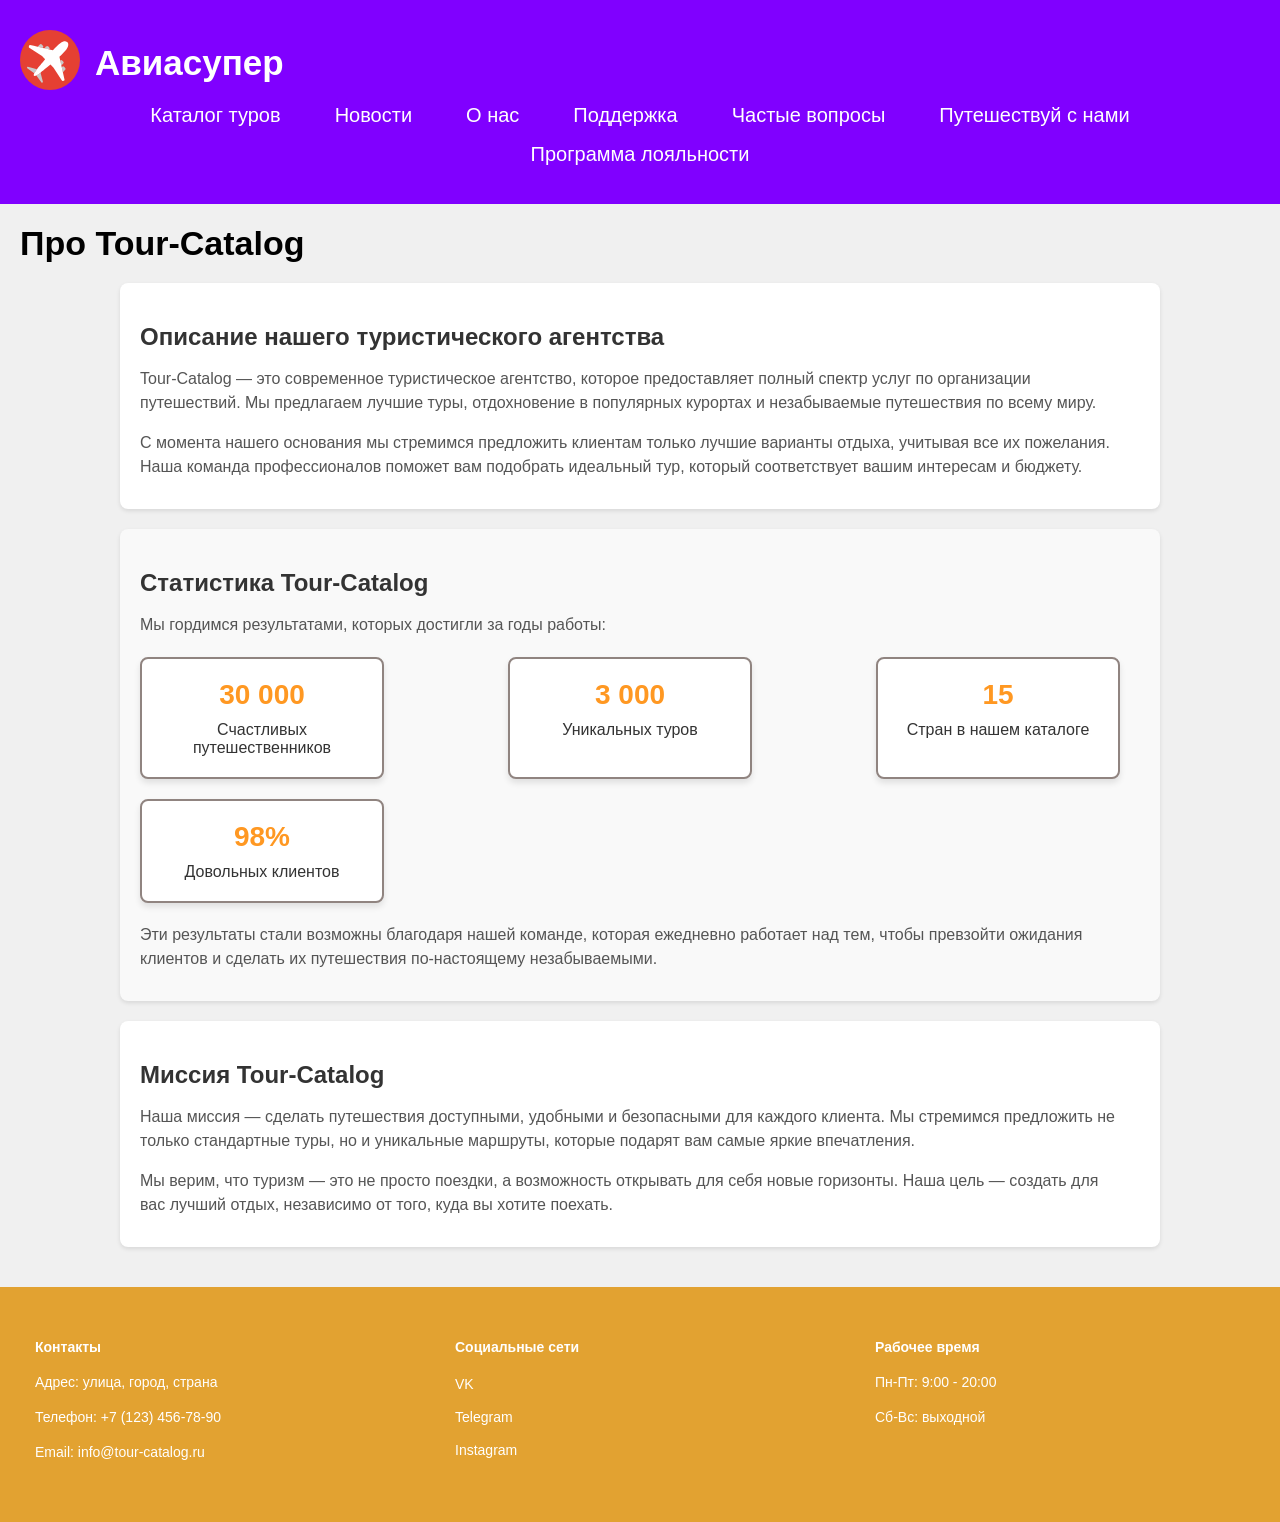
<file: pages/aboutUs.html>
<!DOCTYPE html>
<html lang="ru">
  <head>
    <meta charset="UTF-8">
    <meta name="viewport" content="width=device-width, initial-scale=1.0">
    <link rel="stylesheet" href="/css/aboutUs.css">
    <link rel="stylesheet" href="/css/header-footer.css">
    <title>О нас | Tour-Catalog</title>
  </head>
  <body>
    <header>
      <div class="logo">
        <a href="index.html">
          <img src="/img/logo.svg" width="60" height="60">
        </a>
        <span>Авиасупер</span>
      </div>
      <nav>
        <ul>
          <li><a href="/pages/catalog.html">Каталог туров</a></li> 
          <li><a href="/pages/news.html">Новости</a></li>
          <li><a href="/pages/aboutUs.html">О нас</a></li>
          <li><a href="/pages/support.html">Поддержка</a></li>
          <li><a href="/pages/faq.html">Частые вопросы</a></li>
          <li><a href="/pages/community.html">Путешествуй с нами</a></li>
          <li><a href="/pages/loyalty.html">Программа лояльности</a></li>
        </ul>
      </nav>
    </header>
    <main>
      <h1>Про Tour-Catalog</h1>

      <section class="about-us">
        <div class="text">
          <h2>Описание нашего туристического агентства</h2>
          <p>
            Tour-Catalog — это современное туристическое агентство, которое предоставляет полный спектр услуг по организации путешествий. 
            Мы предлагаем лучшие туры, отдохновение в популярных курортах и незабываемые путешествия по всему миру.
          </p>
          <p>
            С момента нашего основания мы стремимся предложить клиентам только лучшие варианты отдыха, учитывая все их пожелания. 
            Наша команда профессионалов поможет вам подобрать идеальный тур, который соответствует вашим интересам и бюджету.
          </p>
        </div>
      </section>

      <section class="statistics">
        <div class="text">
          <h2>Cтатистика Tour-Catalog</h2>
          <p>Мы гордимся результатами, которых достигли за годы работы:</p>
          <div class="stats-container">
            <div class="stat-block">
              <div class="stat-number">30 000</div>
              <div class="stat-label">Счастливых путешественников</div>
            </div>
            <div class="stat-block">
              <div class="stat-number">3 000</div>
              <div class="stat-label">Уникальных туров</div>
            </div>
            <div class="stat-block">
              <div class="stat-number">15</div>
              <div class="stat-label">Стран в нашем каталоге</div>
            </div>
            <div class="stat-block">
              <div class="stat-number">98%</div>
              <div class="stat-label">Довольных клиентов</div>
            </div>
          </div>
          <p>
            Эти результаты стали возможны благодаря нашей команде, которая ежедневно работает над тем, чтобы превзойти ожидания клиентов и сделать их путешествия по-настоящему незабываемыми.
          </p>
        </div>
      </section>
      
      <section class="mission">
        <div class="text">
          <h2>Миссия Tour-Catalog</h2>
          <p>
            Наша миссия — сделать путешествия доступными, удобными и безопасными для каждого клиента. 
            Мы стремимся предложить не только стандартные туры, но и уникальные маршруты, которые подарят вам самые яркие впечатления.
          </p>
          <p>
            Мы верим, что туризм — это не просто поездки, а возможность открывать для себя новые горизонты. Наша цель — создать для вас лучший отдых, независимо от того, куда вы хотите поехать.
          </p>
        </div>
      </section>

    </main>
    <footer>
      <div class="foot">
        <p style="font-weight: bold;">Контакты</p>
        <p>Адрес: улица, город, страна</p>
        <p>Телефон: +7 (123) 456-78-90</p>
        <p>Email: info@tour-catalog.ru</p>
      </div>
      <div class="foot">
        <p style="font-weight: bold;">Социальные сети</p>
        <ul>
          <li><a href="#">VK</a></li>
          <li><a href="#">Telegram</a></li>
          <li><a href="#">Instagram</a></li>
        </ul>
      </div>
      <div class="foot">
        <p style="font-weight: bold;">Рабочее время</p>
        <p>Пн-Пт: 9:00 - 20:00</p>
        <p>Сб-Вс: выходной</p>
      </div>
    </footer>
  </body>
</html>
</file>
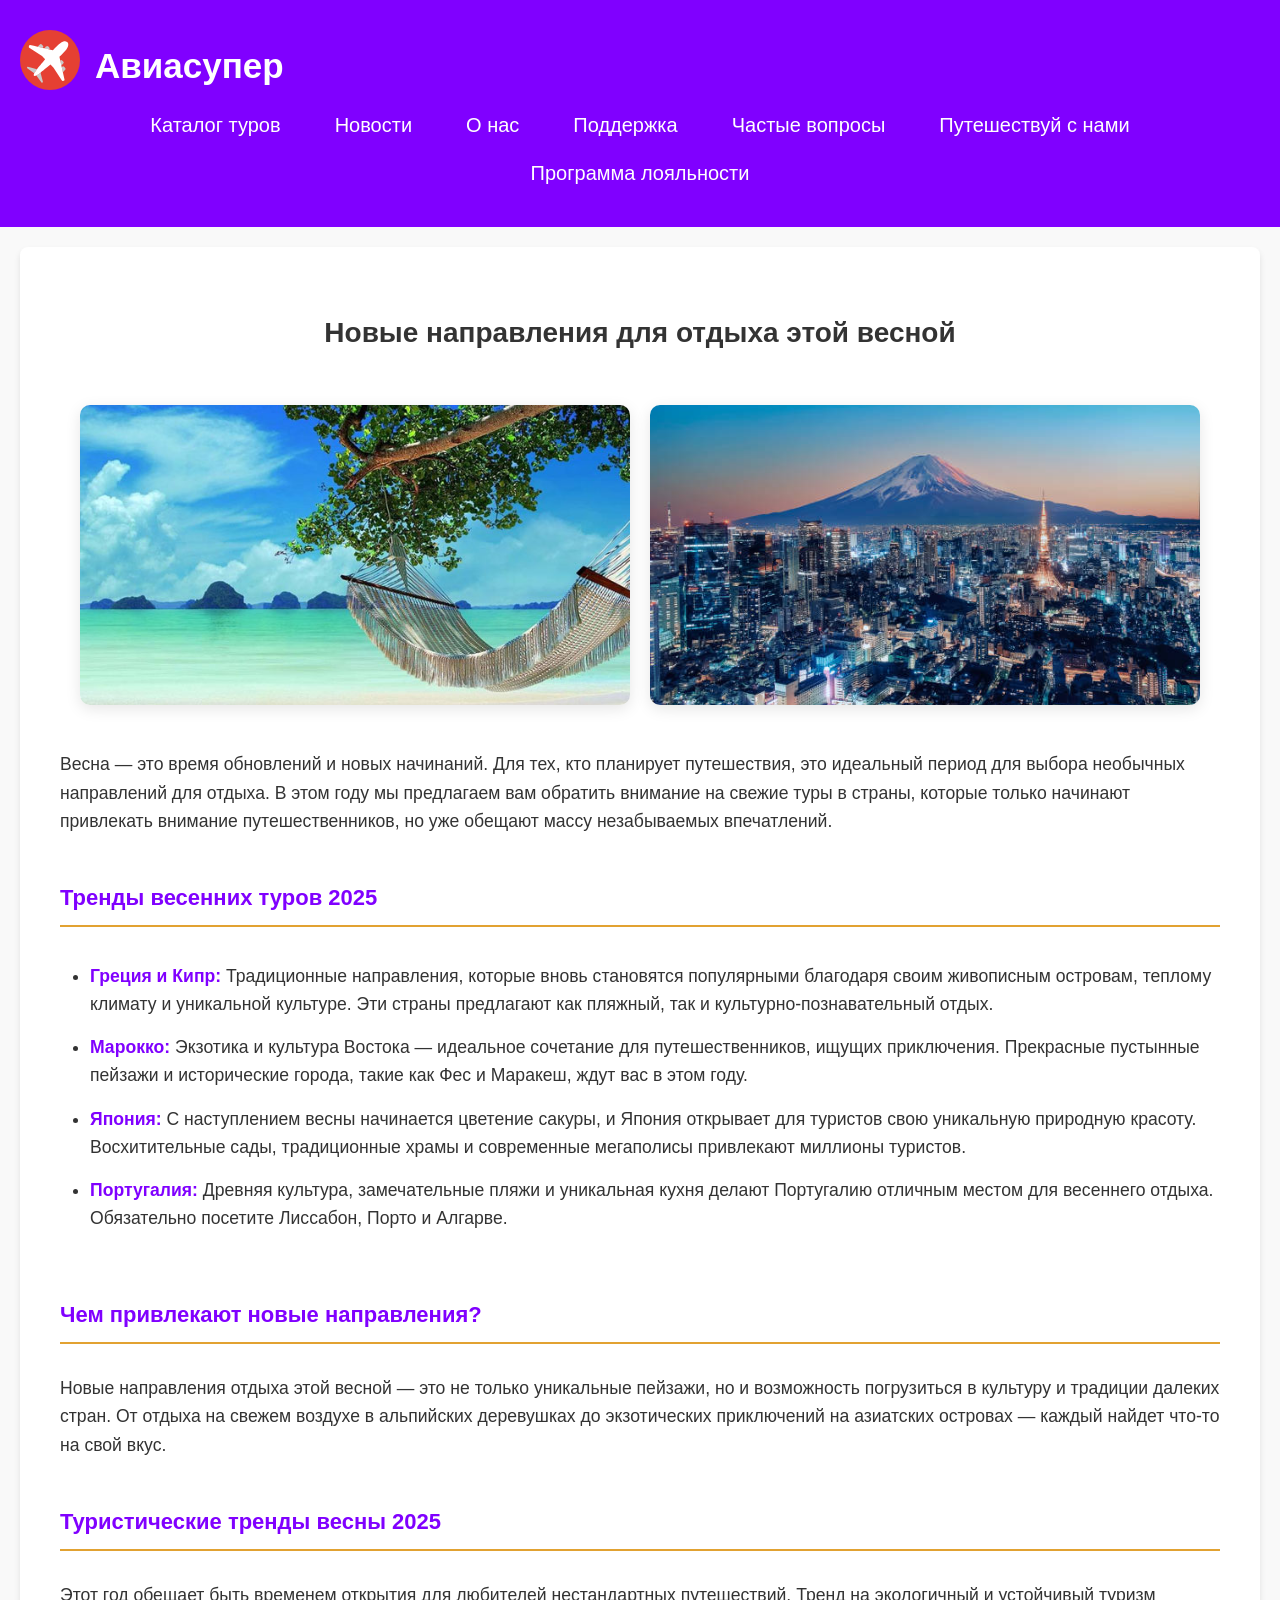
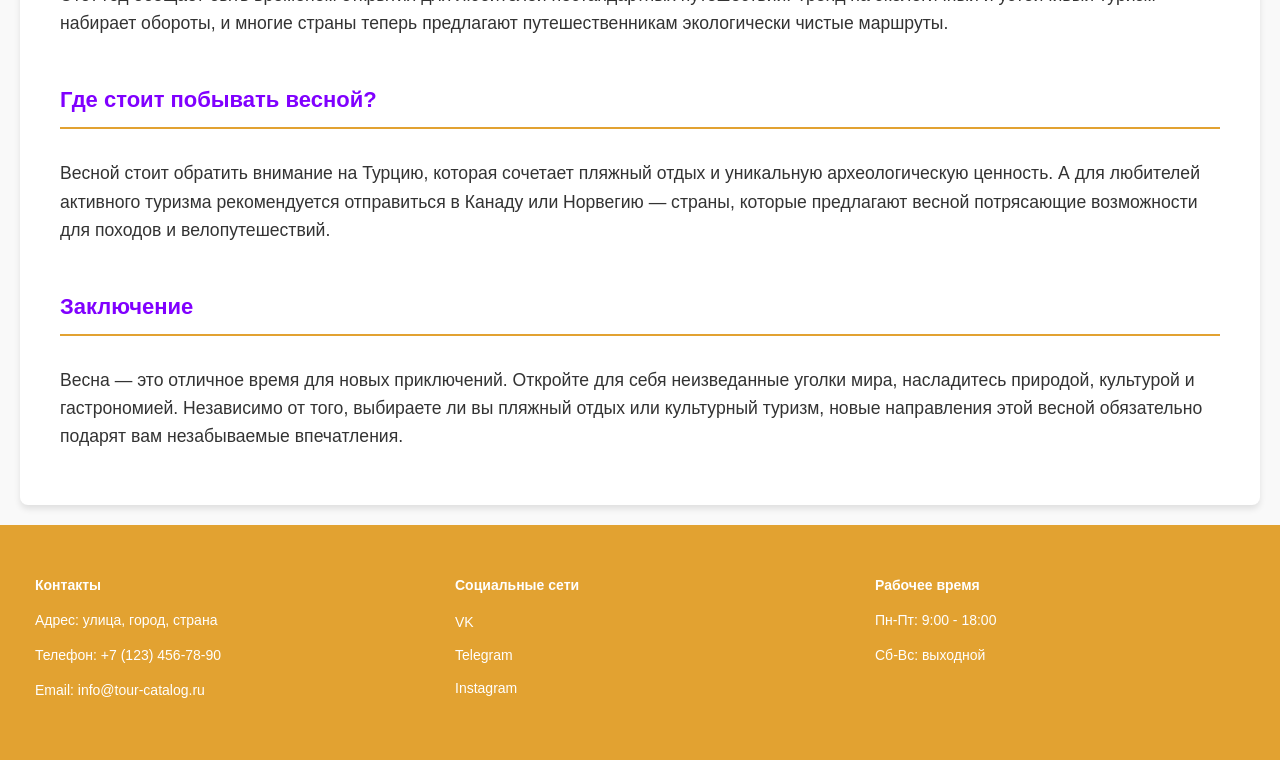
<file: pages/article.html>
<!DOCTYPE html>
<html lang="ru">
  <head>
    <meta charset="UTF-8">
    <meta name="viewport" content="width=device-width, initial-scale=1.0">
    <link rel="stylesheet" href="/css/header-footer.css">
    <link rel="stylesheet" href="/css/article.css">
    <title>Новые направления для отдыха этой весной | Tour-Catalog</title>
  </head>
  <body>
    <header>
      <div class="logo">
        <a href="index.html">
          <img src="/img/logo.svg" width="60" height="60">
        </a>
        <span>Авиасупер</span>
      </div>
      <nav>
        <ul>
          <li><a href="/pages/catalog.html">Каталог туров</a></li> 
          <li><a href="/pages/news.html">Новости</a></li>
          <li><a href="/pages/aboutUs.html">О нас</a></li>
          <li><a href="/pages/support.html">Поддержка</a></li>
          <li><a href="/pages/faq.html">Частые вопросы</a></li>
          <li><a href="/pages/community.html">Путешествуй с нами</a></li>
          <li><a href="/pages/loyalty.html">Программа лояльности</a></li>
        </ul>
      </nav>
    </header>
    
    <main>
      <article class="content">
        <h1>Новые направления для отдыха этой весной</h1>
        <div class="photo">
          <img src="/img/news_1.png" alt="Весной в отпуск">
          <img src="/img/article_1.png" alt="Новые направления туров">
        </div>
        <!-- Введение -->
        <p>
          Весна — это время обновлений и новых начинаний. Для тех, кто планирует путешествия, это идеальный период для выбора необычных направлений для отдыха. В этом году мы предлагаем вам обратить внимание на свежие туры в страны, которые только начинают привлекать внимание путешественников, но уже обещают массу незабываемых впечатлений.
        </p>
        
        <!-- Основная часть -->
        <h2>Тренды весенних туров 2025</h2>
        <ul>
          <li>
            <b>Греция и Кипр:</b> Традиционные направления, которые вновь становятся популярными благодаря своим живописным островам, теплому климату и уникальной культуре. Эти страны предлагают как пляжный, так и культурно-познавательный отдых.
          </li>
          <li>
            <b>Марокко:</b> Экзотика и культура Востока — идеальное сочетание для путешественников, ищущих приключения. Прекрасные пустынные пейзажи и исторические города, такие как Фес и Маракеш, ждут вас в этом году.
          </li>
          <li>
            <b>Япония:</b> С наступлением весны начинается цветение сакуры, и Япония открывает для туристов свою уникальную природную красоту. Восхитительные сады, традиционные храмы и современные мегаполисы привлекают миллионы туристов.
          </li>
          <li>
            <b>Португалия:</b> Древняя культура, замечательные пляжи и уникальная кухня делают Португалию отличным местом для весеннего отдыха. Обязательно посетите Лиссабон, Порто и Алгарве.
          </li>
        </ul>
      
        <h2>Чем привлекают новые направления?</h2>
        <p>
          Новые направления отдыха этой весной — это не только уникальные пейзажи, но и возможность погрузиться в культуру и традиции далеких стран. От отдыха на свежем воздухе в альпийских деревушках до экзотических приключений на азиатских островах — каждый найдет что-то на свой вкус.
        </p>
    
        <h2>Туристические тренды весны 2025</h2>
        <p>
          Этот год обещает быть временем открытия для любителей нестандартных путешествий. Тренд на экологичный и устойчивый туризм набирает обороты, и многие страны теперь предлагают путешественникам экологически чистые маршруты. 
        </p>
    
        <h2>Где стоит побывать весной?</h2>
        <p>
          Весной стоит обратить внимание на Турцию, которая сочетает пляжный отдых и уникальную археологическую ценность. А для любителей активного туризма рекомендуется отправиться в Канаду или Норвегию — страны, которые предлагают весной потрясающие возможности для походов и велопутешествий.
        </p>
        
        <!-- Заключение -->
        <h2>Заключение</h2>
        <p>
          Весна — это отличное время для новых приключений. Откройте для себя неизведанные уголки мира, насладитесь природой, культурой и гастрономией. Независимо от того, выбираете ли вы пляжный отдых или культурный туризм, новые направления этой весной обязательно подарят вам незабываемые впечатления.
        </p>
      </article>
      
    </main>
    <footer>
      <div class="foot">
        <p style="font-weight: bold;">Контакты</p>
        <p>Адрес: улица, город, страна</p>
        <p>Телефон: +7 (123) 456-78-90</p>
        <p>Email: info@tour-catalog.ru</p>
      </div>
      <div class="foot">
        <p style="font-weight: bold;">Социальные сети</p>
        <ul>
          <li><a href="#">VK</a></li>
          <li><a href="#">Telegram</a></li>
          <li><a href="#">Instagram</a></li>
        </ul>
      </div>
      <div class="foot">
        <p style="font-weight: bold;">Рабочее время</p>
        <p>Пн-Пт: 9:00 - 18:00</p>
        <p>Сб-Вс: выходной</p>
      </div>
    </footer>
  </body>
</html>
</file>
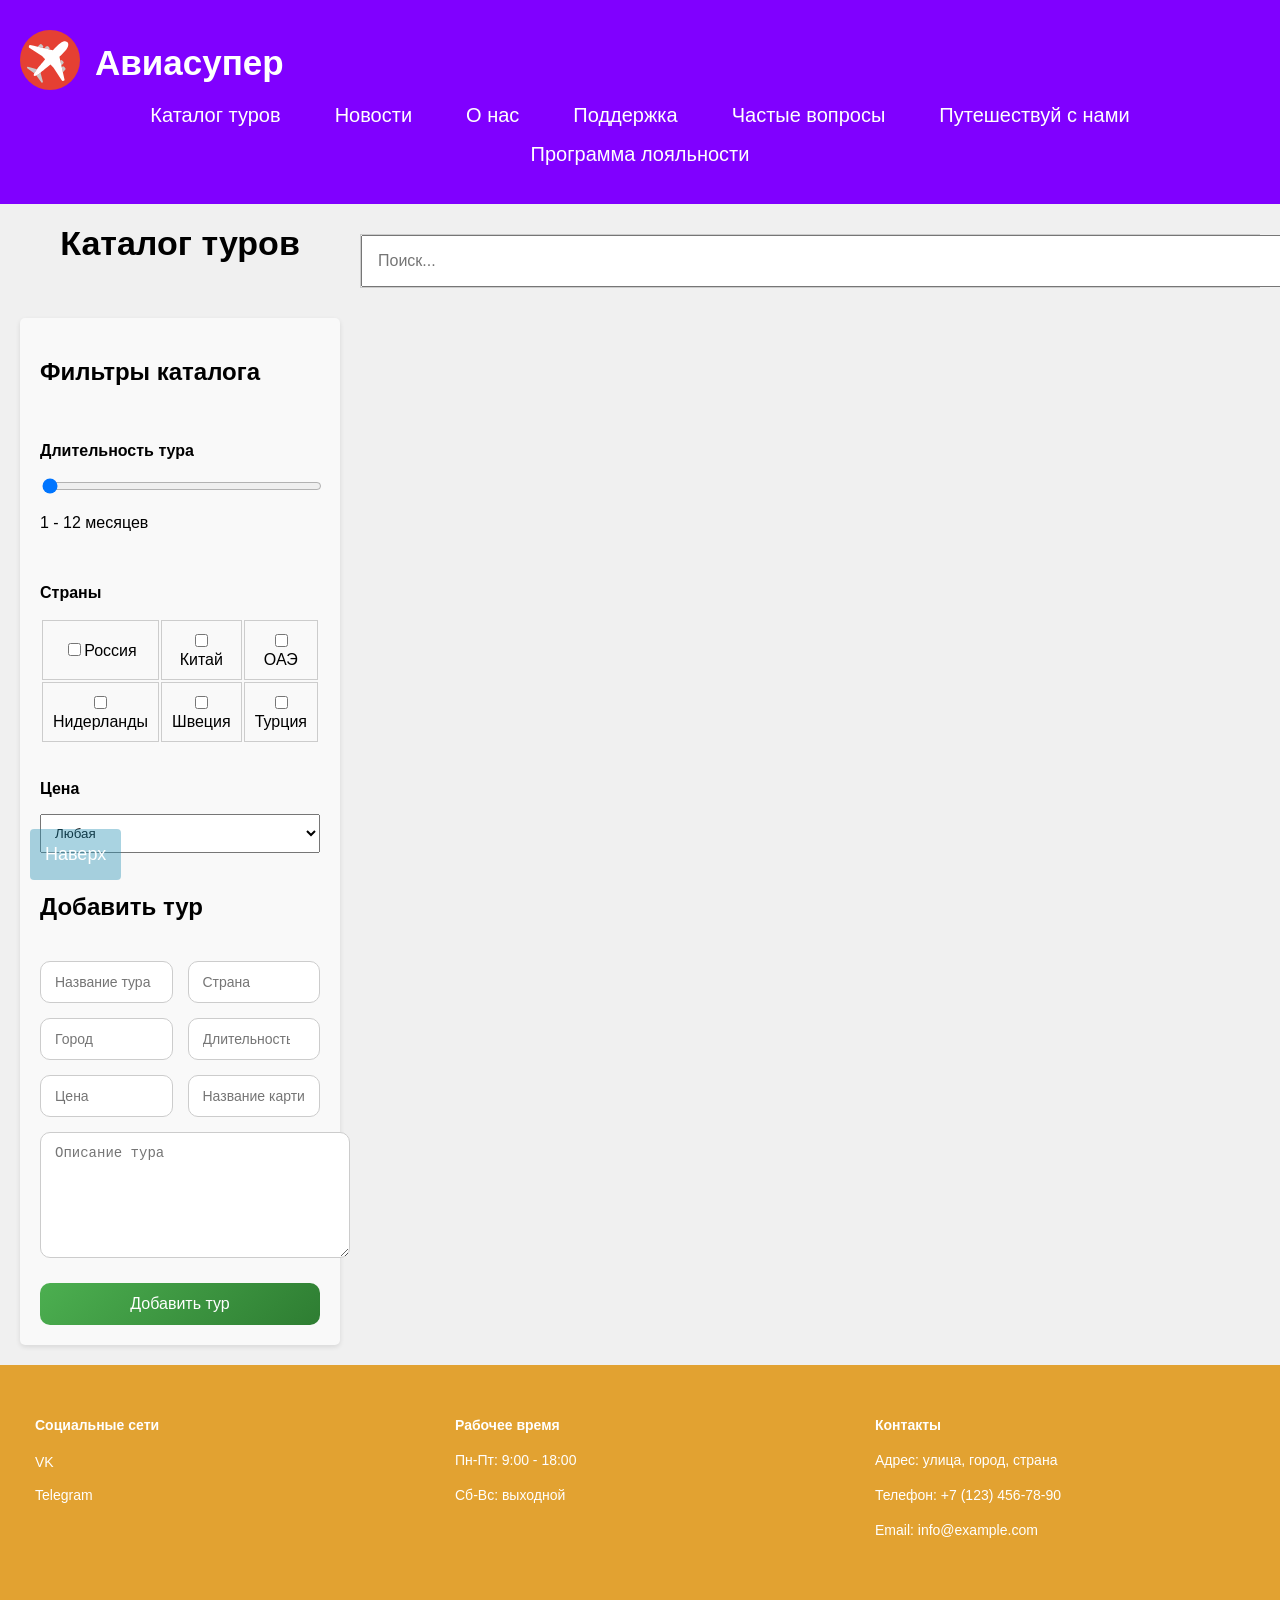
<file: pages/catalog.html>
<!DOCTYPE html>
<html lang="ru">

<head>

<meta charset="UTF-8">
<meta name="viewport" content="width=device-width, initial-scale=1.0">

<link rel="stylesheet" href="/css/header-footer.css">
<link rel="stylesheet" href="/css/catalog.css">

<title>Каталог туров | Tour-Catalog</title>

</head>

<body>

<header>

<div class="logo">

<a href="/index.html">
<img src="/img/logo.svg" width="60" height="60">
</a>

<span>Авиасупер</span>

</div>

<nav>

<ul>

<li><a href="/pages/catalog.html">Каталог туров</a></li>
<li><a href="/pages/news.html">Новости</a></li>
<li><a href="/pages/aboutUs.html">О нас</a></li>
<li><a href="/pages/support.html">Поддержка</a></li>
<li><a href="/pages/faq.html">Частые вопросы</a></li>
<li><a href="/pages/community.html">Путешествуй с нами</a></li>
<li><a href="/pages/loyalty.html">Программа лояльности</a></li>

</ul>

</nav>

</header>

<main>

<h1>Каталог туров</h1>

<div class="searchcourses">

<div class="search">
<input type="text" placeholder="Поиск...">
</div>

</div>


<section class="filters">

<h2>Фильтры каталога</h2>

<div class="filter">

<p style="font-weight: bold;">Длительность тура</p>

<input type="range" min="1" max="12" step="1" value="0" name="duration">

<p>1 - 12 месяцев</p>

</div>


<div class="filter">

<p style="font-weight: bold;">Страны</p>

<table class="country-table">

<tr>
<td><input type="checkbox" id="Россия" name="country"><label for="Россия">Россия</label></td>
<td><input type="checkbox" id="Китай" name="country"><label for="Китай">Китай</label></td>
<td><input type="checkbox" id="ОАЭ" name="country"><label for="ОАЭ">ОАЭ</label></td>
</tr>

<tr>
<td><input type="checkbox" id="Нидерланды" name="country"><label for="Нидерланды">Нидерланды</label></td>
<td><input type="checkbox" id="Швеция" name="country"><label for="Швеция">Швеция</label></td>
<td><input type="checkbox" id="Турция" name="country"><label for="Турция">Турция</label></td>
</tr>

</table>

</div>


<div class="filter">

<p style="font-weight: bold;">Цена</p>

<select name="price">
<option value="any">Любая</option>
<option value="low">Низкая</option>
<option value="average">Средняя</option>
<option value="high">Высокая</option>
</select>

</div>

  <h2>Добавить тур</h2>

  <form id="add-tour-form" class="tour-form">
    
    <div class="form-group">
      <input type="text" id="name" placeholder="Название тура" required>
      <input type="text" id="country" placeholder="Страна" required>
    </div>

    <div class="form-group">
      <input type="text" id="city" placeholder="Город" required>
      <input type="number" id="duration" placeholder="Длительность (мес.)" required>
    </div>

    <div class="form-group">
      <input type="number" id="price" placeholder="Цена" required>
      <input type="text" id="imageUrl" placeholder="Название картинки (moscow.png)" required>
    </div>

    <div class="form-group full">
      <textarea id="description" placeholder="Описание тура" required></textarea>
    </div>

    <button type="submit" class="submit-btn">Добавить тур</button>

  </form>

</section>


<button class="buttonTop" onclick="topFunction()" id="myBtn">Наверх</button>



<section class="tours" id="tours-container"></section>

</main>

<footer>

<div class="foot">

<p style="font-weight: bold;">Социальные сети</p>

<ul>
<li><a href="#">VK</a></li>
<li><a href="#">Telegram</a></li>
</ul>

</div>

<div class="foot">

<p style="font-weight: bold;">Рабочее время</p>

<p>Пн-Пт: 9:00 - 18:00</p>
<p>Сб-Вс: выходной</p>

</div>

<div class="foot">

<p style="font-weight: bold;">Контакты</p>

<p>Адрес: улица, город, страна</p>
<p>Телефон: +7 (123) 456-78-90</p>
<p>Email: info@example.com</p>

</div>

</footer>

<script src="/js/filters.js"></script>
<script src="/js/button.js"></script>

</body>

</html>
</file>
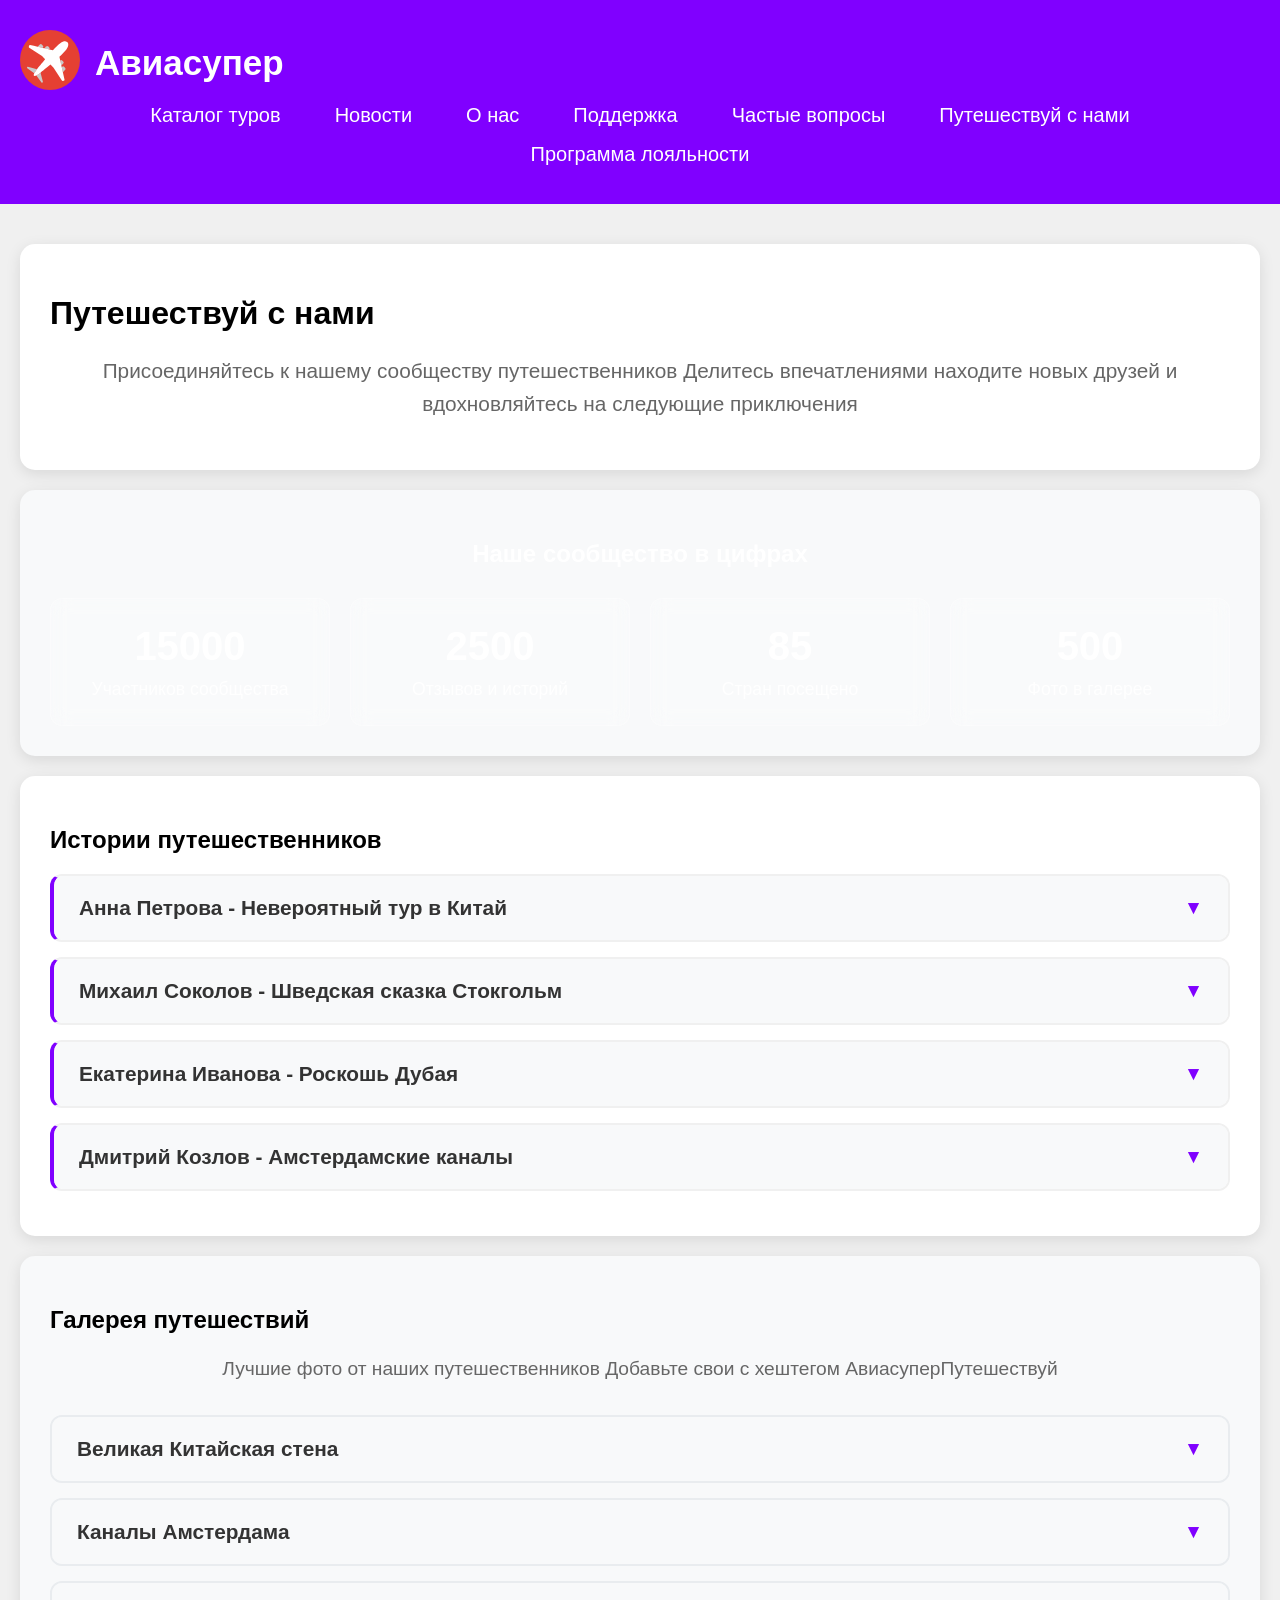
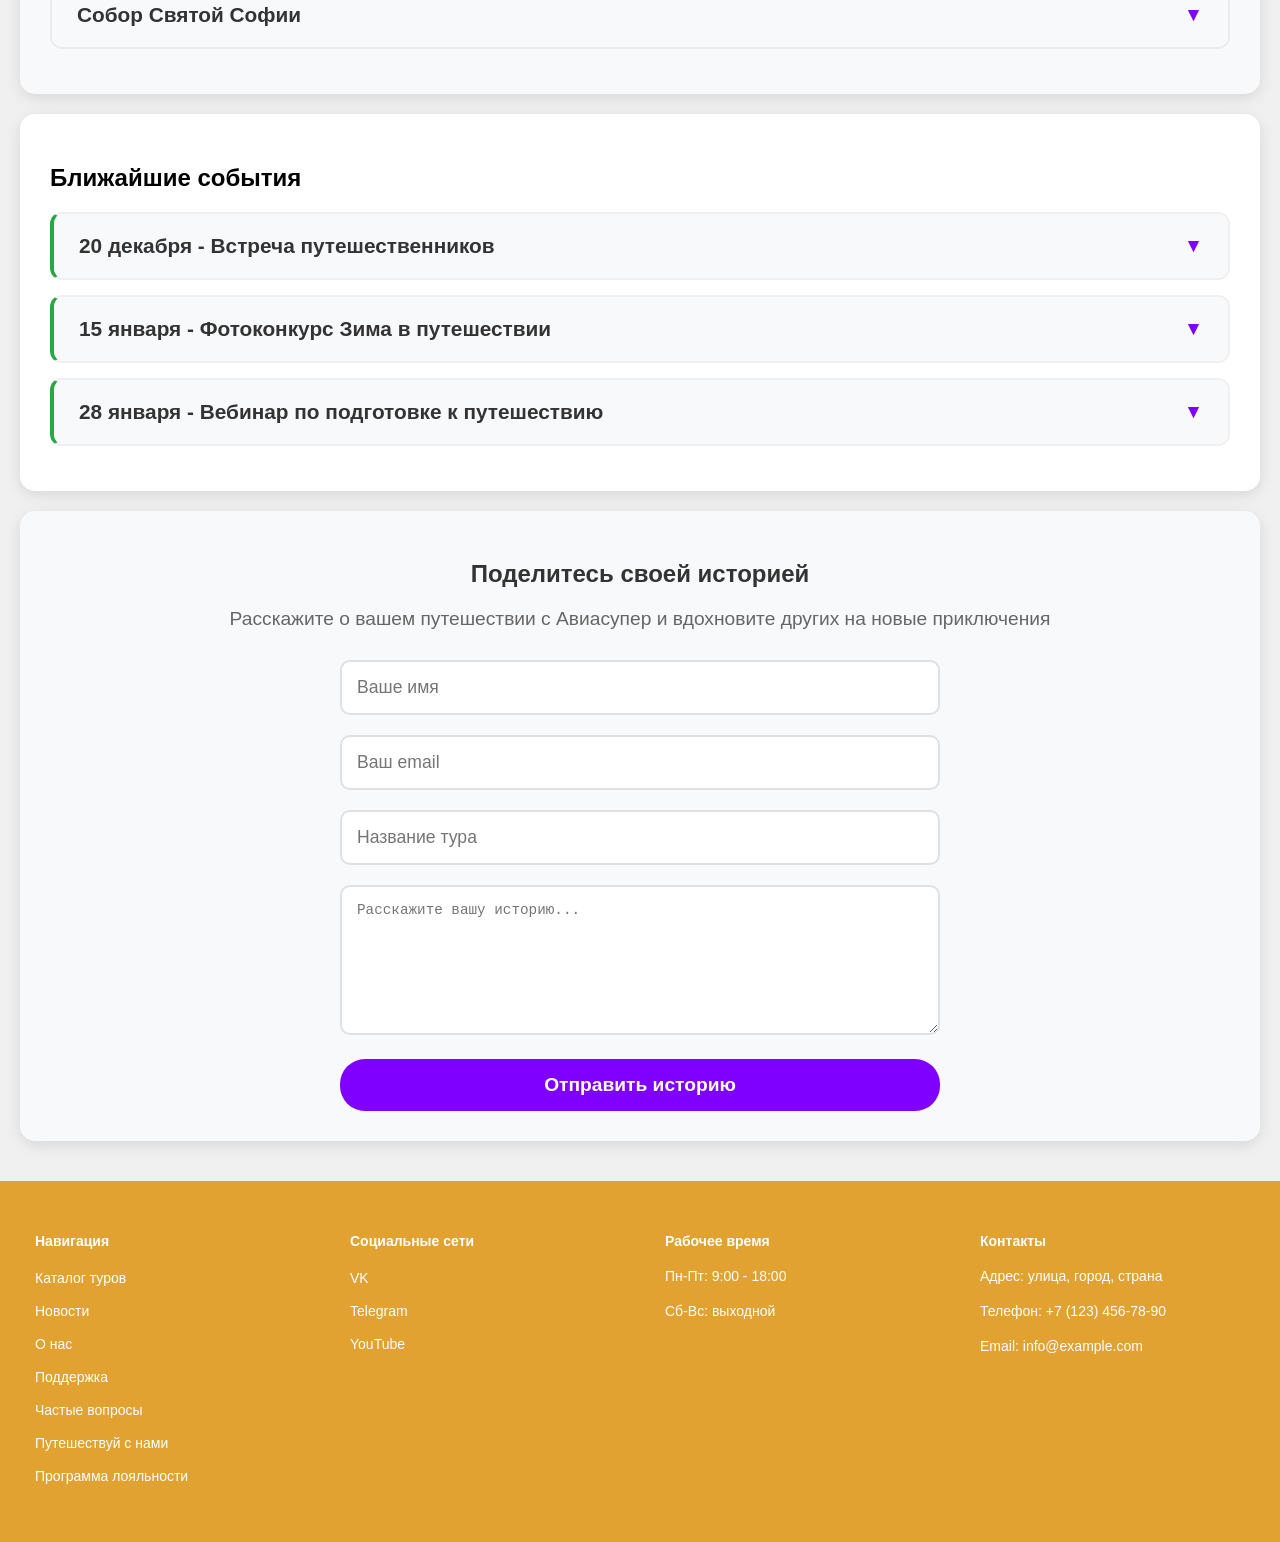
<file: pages/community.html>
<!DOCTYPE html>
<html lang="ru">
  <head>
    <meta charset="UTF-8">
    <meta name="viewport" content="width=device-width, initial-scale=1.0">
    <link rel="stylesheet" href="/css/header-footer.css">
    <link rel="stylesheet" href="/css/community.css">
    <title>Путешествуй с нами | Авиасупер</title>
  </head>
  <body>
    <header>
      <div class="logo">
        <a href="index.html">
          <img src="/img/logo.svg" width="60" height="60">
        </a>
        <span>Авиасупер</span>
      </div>
      <nav>
        <ul>
          <li><a href="/pages/catalog.html">Каталог туров</a></li> 
          <li><a href="/pages/news.html">Новости</a></li>
          <li><a href="/pages/aboutUs.html">О нас</a></li>
          <li><a href="/pages/support.html">Поддержка</a></li>
          <li><a href="/pages/faq.html">Частые вопросы</a></li>
          <li><a href="/pages/community.html">Путешествуй с нами</a></li>
          <li><a href="/pages/loyalty.html">Программа лояльности</a></li>
        </ul>
      </nav>
    </header>

    <main>
      <div class="content-block">
        <h1>Путешествуй с нами</h1>
        <p class="intro-text">Присоединяйтесь к нашему сообществу путешественников Делитесь впечатлениями находите новых друзей и вдохновляйтесь на следующие приключения</p>
      </div>

      <div class="content-block stats-block">
        <h2>Наше сообщество в цифрах</h2>
        <div class="stats-container">
          <div class="stat-item">
            <h3>15000</h3>
            <p>Участников сообщества</p>
          </div>
          <div class="stat-item">
            <h3>2500</h3>
            <p>Отзывов и историй</p>
          </div>
          <div class="stat-item">
            <h3>85</h3>
            <p>Стран посещено</p>
          </div>
          <div class="stat-item">
            <h3>500</h3>
            <p>Фото в галерее</p>
          </div>
        </div>
      </div>

      <div class="content-block">
        <h2>Истории путешественников</h2>
        
        <div class="story-item">
          <div class="story-question" onclick="toggleStory(this)">
            <h3>Анна Петрова - Невероятный тур в Китай</h3>
            <span class="arrow">▼</span>
          </div>
          <div class="story-answer">
            <p class="story-meta">15 декабря 2024 | Тур: Загадочный Китай, 3 месяца</p>
            <p>Пекин поразил меня своим сочетанием древности и современности</p>
            <p>Великая Китайская стена это нечто грандиозное</p>
            <p>Особенно хочу поблагодарить гида Ли Вэя за интересные рассказы о местной культуре</p>
            <p>Организация тура была на высшем уровне</p>
            <p>Уже планирую следующее путешествие с Авиасупер</p>
          </div>
        </div>

        <div class="story-item">
          <div class="story-question" onclick="toggleStory(this)">
            <h3>Михаил Соколов - Шведская сказка Стокгольм</h3>
            <span class="arrow">▼</span>
          </div>
          <div class="story-answer">
            <p class="story-meta">10 декабря 2024 | Тур: Скандинавские каникулы, 7 месяцев</p>
            <p>7 месяцев в Стокгольме пролетели как один день</p>
            <p>Город на 14 островах это настоящая магия</p>
            <p>Особенно запомнился музей Васа и прогулки по Гамла Стану</p>
            <p>Шведы очень дружелюбный народ</p>
            <p>Культура и традиции Скандинавии поразили своим своеобразием</p>
            <p>Отличная организация экскурсий и трансферов</p>
          </div>
        </div>

        <div class="story-item">
          <div class="story-question" onclick="toggleStory(this)">
            <h3>Екатерина Иванова - Роскошь Дубая</h3>
            <span class="arrow">▼</span>
          </div>
          <div class="story-answer">
            <p class="story-meta">05 декабря 2024 | Тур: Эмираты мечты, 11 месяцев</p>
            <p>11 месяцев в Дубае это мечта</p>
            <p>Бурдж Халифа пальмовые острова пустынные сафари</p>
            <p>Все было организовано на высшем уровне</p>
            <p>Отдельное спасибо за помощь с визой и трансферами</p>
            <p>Отели превзошли все ожидания по комфорту и сервису</p>
            <p>Экскурсии были познавательными и хорошо спланированными</p>
          </div>
        </div>

        <div class="story-item">
          <div class="story-question" onclick="toggleStory(this)">
            <h3>Дмитрий Козлов - Амстердамские каналы</h3>
            <span class="arrow">▼</span>
          </div>
          <div class="story-answer">
            <p class="story-meta">28 ноября 2024 | Тур: Европейские столицы, 8 месяцев</p>
            <p>Амстердам город который вдохновляет</p>
            <p>Каналы велосипеды и уникальная архитектура</p>
            <p>Посетили все основные музеи включая Рейксмюсеум</p>
            <p>Отличные гиды с глубокими знаниями истории</p>
            <p>Прекрасная организация всего маршрута</p>
          </div>
        </div>
      </div>

      <div class="content-block">
        <h2>Галерея путешествий</h2>
        <p class="gallery-intro">Лучшие фото от наших путешественников Добавьте свои с хештегом АвиасуперПутешествуй</p>
        
        <div class="gallery-item">
          <div class="gallery-question" onclick="toggleGallery(this)">
            <h3>Великая Китайская стена</h3>
            <span class="arrow">▼</span>
          </div>
          <div class="gallery-answer">
            <p>Автор: Анна Петрова</p>
            <p>Место: Китай, провинция Хэбэй</p>
            <p>Время съемки: октябрь 2024</p>
            <p>Момент восхода солнца над древней стеной</p>
            <p>Невероятные виды и атмосфера древности</p>
          </div>
        </div>

        <div class="gallery-item">
          <div class="gallery-question" onclick="toggleGallery(this)">
            <h3>Каналы Амстердама</h3>
            <span class="arrow">▼</span>
          </div>
          <div class="gallery-answer">
            <p>Автор: Дмитрий Козлов</p>
            <p>Место: Нидерланды, Амстердам</p>
            <p>Время съемки: сентябрь 2024</p>
            <p>Вечерняя прогулка по каналам</p>
            <p>Отражение огней в воде создает волшебную атмосферу</p>
          </div>
        </div>

        <div class="gallery-item">
          <div class="gallery-question" onclick="toggleGallery(this)">
            <h3>Собор Святой Софии</h3>
            <span class="arrow">▼</span>
          </div>
          <div class="gallery-answer">
            <p>Автор: Ольга Морозова</p>
            <p>Место: Турция, Стамбул</p>
            <p>Время съемки: август 2024</p>
            <p>Величественное сооружение византийской архитектуры</p>
            <p>Уникальное сочетание христианских и мусульманских элементов</p>
          </div>
        </div>
      </div>

      <div class="content-block">
        <h2>Ближайшие события</h2>
        
        <div class="event-item">
          <div class="event-question" onclick="toggleEvent(this)">
            <h3>20 декабря - Встреча путешественников</h3>
            <span class="arrow">▼</span>
          </div>
          <div class="event-answer">
            <p>Формат: Онлайн встреча в Zoom</p>
            <p>Время: 19:00 по московскому времени</p>
            <p>Тема: Обмен впечатлениями о поездках в Скандинавию</p>
            <p>Участники: путешественники вернувшиеся из Швеции и Норвегии</p>
            <p>Особые гости: эксперты по скандинавской культуре</p>
            <button class="event-button">Присоединиться</button>
          </div>
        </div>

        <div class="event-item">
          <div class="event-question" onclick="toggleEvent(this)">
            <h3>15 января - Фотоконкурс Зима в путешествии</h3>
            <span class="arrow">▼</span>
          </div>
          <div class="event-answer">
            <p>Сроки: 15-31 января 2025</p>
            <p>Условия: присылайте зимние фото из ваших поездок</p>
            <p>Требования: фото должно быть сделано во время тура с Авиасупер</p>
            <p>Главный приз: скидка 20% на следующий тур</p>
            <p>Дополнительные призы: фирменные сувениры и бонусные баллы</p>
            <button class="event-button">Участвовать</button>
          </div>
        </div>

        <div class="event-item">
          <div class="event-question" onclick="toggleEvent(this)">
            <h3>28 января - Вебинар по подготовке к путешествию</h3>
            <span class="arrow">▼</span>
          </div>
          <div class="event-answer">
            <p>Ведущий: эксперт по туризму с 15-летним опытом</p>
            <p>Темы: упаковка багажа, финансовые вопросы, здоровье в поездке</p>
            <p>Особое внимание: подготовка к длительным путешествиям</p>
            <p>Бонус: участники получат чек-листы для подготовки</p>
            <p>Продолжительность: 2 часа включая сессию вопросов и ответов</p>
            <button class="event-button">Зарегистрироваться</button>
          </div>
        </div>
      </div>

      <div class="content-block share-block">
        <h2>Поделитесь своей историей</h2>
        <p>Расскажите о вашем путешествии с Авиасупер и вдохновите других на новые приключения</p>
        <div class="share-form">
          <input type="text" placeholder="Ваше имя" class="form-input">
          <input type="email" placeholder="Ваш email" class="form-input">
          <input type="text" placeholder="Название тура" class="form-input">
          <textarea placeholder="Расскажите вашу историю..." class="form-textarea"></textarea>
          <button type="submit" class="submit-button">Отправить историю</button>
        </div>
      </div>
    </main>

    <footer>
      <div class="foot">
        <p style="font-weight: bold;">Навигация</p>
        <ul>
          <li><a href="/pages/catalog.html">Каталог туров</a></li>
          <li><a href="/pages/news.html">Новости</a></li>
          <li><a href="/pages/aboutUs.html">О нас</a></li>
          <li><a href="/pages/support.html">Поддержка</a></li>
          <li><a href="/pages/faq.html">Частые вопросы</a></li>
          <li><a href="/pages/community.html">Путешествуй с нами</a></li>
          <li><a href="/pages/loyalty.html">Программа лояльности</a></li>
        </ul>
      </div>
      <div class="foot">
        <p style="font-weight: bold;">Социальные сети</p>
        <ul>
          <li><a href="#">VK</a></li>
          <li><a href="#">Telegram</a></li>
          <li><a href="#">YouTube</a></li>
        </ul>
      </div>
      <div class="foot">
        <p style="font-weight: bold;">Рабочее время</p>
        <p>Пн-Пт: 9:00 - 18:00</p>
        <p>Сб-Вс: выходной</p>
      </div>
      <div class="foot">
        <p style="font-weight: bold;">Контакты</p>
        <p>Адрес: улица, город, страна</p>
        <p>Телефон: +7 (123) 456-78-90</p>
        <p>Email: info@example.com</p>
      </div>
    </footer>

    <script>
      function toggleStory(element) {
        const answer = element.nextElementSibling;
        const arrow = element.querySelector('.arrow');
        
        if (answer.style.display === 'block') {
          answer.style.display = 'none';
          arrow.style.transform = 'rotate(0deg)';
        } else {
          answer.style.display = 'block';
          arrow.style.transform = 'rotate(180deg)';
        }
      }

      function toggleGallery(element) {
        const answer = element.nextElementSibling;
        const arrow = element.querySelector('.arrow');
        
        if (answer.style.display === 'block') {
          answer.style.display = 'none';
          arrow.style.transform = 'rotate(0deg)';
        } else {
          answer.style.display = 'block';
          arrow.style.transform = 'rotate(180deg)';
        }
      }

      function toggleEvent(element) {
        const answer = element.nextElementSibling;
        const arrow = element.querySelector('.arrow');
        
        if (answer.style.display === 'block') {
          answer.style.display = 'none';
          arrow.style.transform = 'rotate(0deg)';
        } else {
          answer.style.display = 'block';
          arrow.style.transform = 'rotate(180deg)';
        }
      }

      // Закрыть все блоки при загрузке страницы
      document.addEventListener('DOMContentLoaded', function() {
        document.querySelectorAll('.story-answer, .gallery-answer, .event-answer').forEach(answer => {
          answer.style.display = 'none';
        });
      });
    </script>
  </body>
</html>
</file>
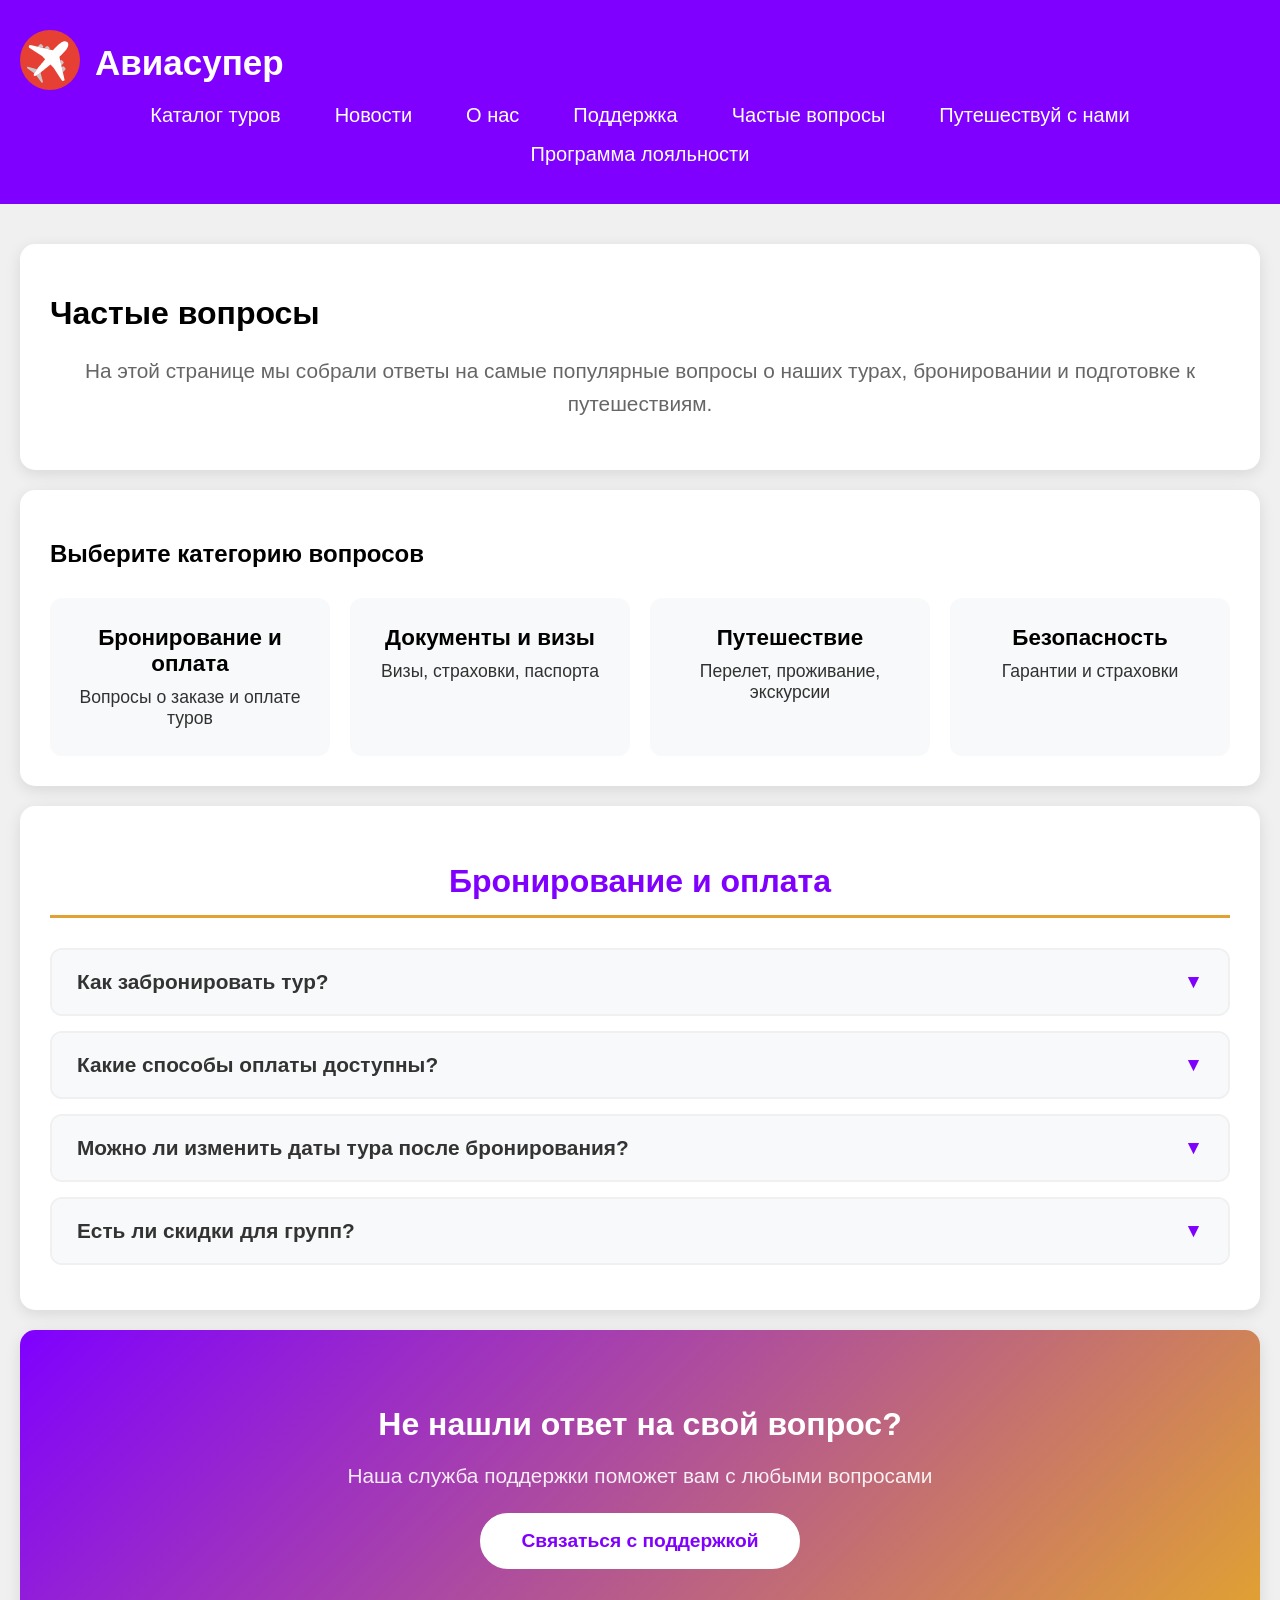
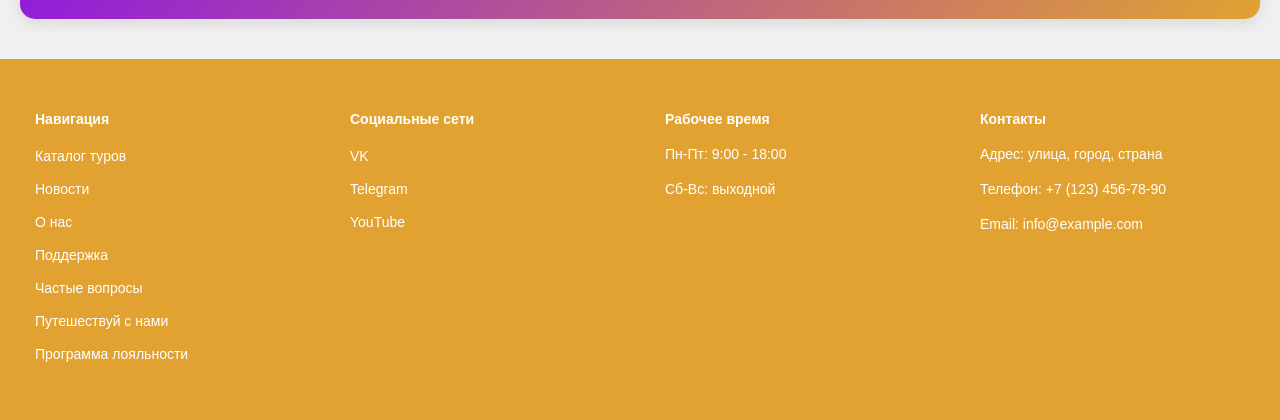
<file: pages/faq.html>
<!DOCTYPE html>
<html lang="ru">
  <head>
    <meta charset="UTF-8">
    <meta name="viewport" content="width=device-width, initial-scale=1.0">
    <link rel="stylesheet" href="/css/header-footer.css">
    <link rel="stylesheet" href="/css/faq.css">
    <title>Частые вопросы | Авиасупер</title>
  </head>
  <body>
    <header>
      <div class="logo">
        <a href="index.html">
          <img src="/img/logo.svg" width="60" height="60">
        </a>
        <span>Авиасупер</span>
      </div>
      <nav>
        <ul>
          <li><a href="/pages/catalog.html">Каталог туров</a></li> 
          <li><a href="/pages/news.html">Новости</a></li>
          <li><a href="/pages/aboutUs.html">О нас</a></li>
          <li><a href="/pages/support.html">Поддержка</a></li>
          <li><a href="/pages/faq.html">Частые вопросы</a></li>
          <li><a href="/pages/community.html">Путешествуй с нами</a></li>
          <li><a href="/pages/loyalty.html">Программа лояльности</a></li>
        </ul>
      </nav>
    </header>

    <main>
      <div class="content-block">
        <h1>Частые вопросы</h1>
        <p class="intro-text">На этой странице мы собрали ответы на самые популярные вопросы о наших турах, бронировании и подготовке к путешествиям.</p>
      </div>

      <div class="content-block">
        <h2>Выберите категорию вопросов</h2>
        <div class="categories-container">
          <div class="category-item" onclick="showCategory('booking')">
            <h3>Бронирование и оплата</h3>
            <p>Вопросы о заказе и оплате туров</p>
          </div>
          <div class="category-item" onclick="showCategory('documents')">
            <h3>Документы и визы</h3>
            <p>Визы, страховки, паспорта</p>
          </div>
          <div class="category-item" onclick="showCategory('travel')">
            <h3>Путешествие</h3>
            <p>Перелет, проживание, экскурсии</p>
          </div>
          <div class="category-item" onclick="showCategory('safety')">
            <h3>Безопасность</h3>
            <p>Гарантии и страховки</p>
          </div>
        </div>
      </div>

      <!-- Бронирование и оплата -->
      <div class="content-block faq-section active" id="booking">
        <h2>Бронирование и оплата</h2>
        
        <div class="faq-item">
          <div class="faq-question" onclick="loadFaq('booking', this)">
            <h3>Как забронировать тур?</h3>
            <span class="arrow">▼</span>
          </div>
          <div class="faq-answer">
            <p>Выберите тур в каталоге</p>
            <p>Нажмите кнопку Забронировать</p>
            <p>Заполните форму с вашими данными</p>
            <p>Оплатите 30% предоплаты</p>
            <p>Получите подтверждение на email</p>
          </div>
        </div>

        <div class="faq-item">
          <div class="faq-question" onclick="loadFaq('booking', this)">
            <h3>Какие способы оплаты доступны?</h3>
            <span class="arrow">▼</span>
          </div>
          <div class="faq-answer">
            <p>Банковские карты Visa MasterCard Мир</p>
            <p>Электронные кошельки ЮMoney Qiwi</p>
            <p>Банковский перевод</p>
            <p>Рассрочка на 6 месяцев</p>
          </div>
        </div>

        <div class="faq-item">
          <div class="faq-question" onclick="loadFaq('booking', this)">
            <h3>Можно ли изменить даты тура после бронирования?</h3>
            <span class="arrow">▼</span>
          </div>
          <div class="faq-answer">
            <p>Да изменение дат возможно за 45 дней до начала тура</p>
            <p>Комиссия за изменение 5% от стоимости тура</p>
          </div>
        </div>

        <div class="faq-item">
          <div class="faq-question" onclick="loadFaq('booking', this)">
            <h3>Есть ли скидки для групп?</h3>
            <span class="arrow">▼</span>
          </div>
          <div class="faq-answer">
            <p>Для групп от 4 человек скидка 10%</p>
            <p>Для групп от 8 человек скидка 15%</p>
          </div>
        </div>
      </div>

      <!-- Документы и визы -->
      <div class="content-block faq-section" id="documents">
        <h2>Документы и визы</h2>
        
        <div class="faq-item">
          <div class="faq-question" onclick="loadFaq('booking', this)">
            <h3>Какие документы нужны для путешествия?</h3>
            <span class="arrow">▼</span>
          </div>
          <div class="faq-answer">
            <p>Заграничный паспорт срок действия не менее 6 месяцев</p>
            <p>Виза если требуется</p>
            <p>Медицинская страховка</p>
            <p>Подтверждение бронирования отеля и авиабилетов</p>
          </div>
        </div>

        <div class="faq-item">
          <div class="faq-question" onclick="loadFaq('booking', this)">
            <h3>Помогаете ли вы с оформлением виз?</h3>
            <span class="arrow">▼</span>
          </div>
          <div class="faq-answer">
            <p>Консультация по пакету документов</p>
            <p>Заполнение анкет</p>
            <p>Подача документов в консульство</p>
            <p>Срочное оформление виз</p>
          </div>
        </div>

        <div class="faq-item">
          <div class="faq-question" onclick="loadFaq('booking', this)">
            <h3>Что делать если паспорт заканчивается через 3 месяца?</h3>
            <span class="arrow">▼</span>
          </div>
          <div class="faq-answer">
            <p>Рекомендуем срочно оформить новый паспорт</p>
            <p>Большинство стран требуют чтобы паспорт был действителен не менее 6 месяцев с даты окончания поездки</p>
          </div>
        </div>
      </div>

      <!-- Путешествие и проживание -->
      <div class="content-block faq-section" id="travel">
        <h2>Путешествие и проживание</h2>
        
        <div class="faq-item">
          <div class="faq-question" onclick="loadFaq('booking', this)">
            <h3>Что включено в стоимость тура?</h3>
            <span class="arrow">▼</span>
          </div>
          <div class="faq-answer">
            <p>Авиаперелет туда обратно</p>
            <p>Проживание в отеле выбранной категории</p>
            <p>Питание по программе</p>
            <p>Трансферы аэропорт отель аэропорт</p>
            <p>Экскурсии по программе</p>
            <p>Медицинская страховка</p>
          </div>
        </div>

        <div class="faq-item">
          <div class="faq-question" onclick="loadFaq('booking', this)">
            <h3>Можно ли изменить отель после бронирования?</h3>
            <span class="arrow">▼</span>
          </div>
          <div class="faq-answer">
            <p>Изменение отеля возможно при наличии свободных номеров</p>
            <p>Доплата уценка рассчитывается индивидуально</p>
          </div>
        </div>

        <div class="faq-item">
          <div class="faq-question" onclick="loadFaq('booking', this)">
            <h3>Как происходит встреча в аэропорту?</h3>
            <span class="arrow">▼</span>
          </div>
          <div class="faq-answer">
            <p>Наш представитель с табличкой Авиасупер встречает вас в зоне прилета</p>
            <p>Контакты гида вы получаете за 3 дня до вылета</p>
          </div>
        </div>
      </div>

      <!-- Безопасность и гарантии -->
      <div class="content-block faq-section" id="safety">
        <h2>Безопасность и гарантии</h2>
        
        <div class="faq-item">
          <div class="faq-question" onclick="loadFaq('booking', this)">
            <h3>Что делать в случае форс мажора?</h3>
            <span class="arrow">▼</span>
          </div>
          <div class="faq-answer">
            <p>Немедленно свяжитесь с нашим круглосуточным колл центром</p>
            <p>Телефон +7 123 456 78 90</p>
            <p>Мы решим любые проблемы с перелетами проживанием или здоровьем</p>
          </div>
        </div>

        <div class="faq-item">
          <div class="faq-question" onclick="loadFaq('booking', this)">
            <h3>Какие гарантии вы предоставляете?</h3>
            <span class="arrow">▼</span>
          </div>
          <div class="faq-answer">
            <p>Финансовую гарантию всех бронирований</p>
            <p>Юридическое сопровождение договора</p>
            <p>Полный возврат средств при отмене тура по нашей вине</p>
            <p>Круглосуточную поддержку в путешествии</p>
          </div>
        </div>

        <div class="faq-item">
          <div class="faq-question" onclick="loadFaq('booking', this)">
            <h3>Что покрывает медицинская страховка?</h3>
            <span class="arrow">▼</span>
          </div>
          <div class="faq-answer">
            <p>Несчастные случаи до 50 000 евро</p>
            <p>Экстренную медицинскую помощь</p>
            <p>Репатриацию</p>
            <p>Стоматологическую помощь до 500 евро</p>
            <p>Потерю багажа</p>
          </div>
        </div>
      </div>

      <div class="content-block support-block">
        <h2>Не нашли ответ на свой вопрос?</h2>
        <p>Наша служба поддержки поможет вам с любыми вопросами</p>
        <a href="/pages/support.html" class="support-link">Связаться с поддержкой</a>
      </div>
    </main>

    <footer>
      <div class="foot">
        <p style="font-weight: bold;">Навигация</p>
        <ul>
          <li><a href="/pages/catalog.html">Каталог туров</a></li>
          <li><a href="/pages/news.html">Новости</a></li>
          <li><a href="/pages/aboutUs.html">О нас</a></li>
          <li><a href="/pages/support.html">Поддержка</a></li>
          <li><a href="/pages/faq.html">Частые вопросы</a></li>
          <li><a href="/pages/community.html">Путешествуй с нами</a></li>
          <li><a href="/pages/loyalty.html">Программа лояльности</a></li>
        </ul>
      </div>
      <div class="foot">
        <p style="font-weight: bold;">Социальные сети</p>
        <ul>
          <li><a href="#">VK</a></li>
          <li><a href="#">Telegram</a></li>
          <li><a href="#">YouTube</a></li>
        </ul>
      </div>
      <div class="foot">
        <p style="font-weight: bold;">Рабочее время</p>
        <p>Пн-Пт: 9:00 - 18:00</p>
        <p>Сб-Вс: выходной</p>
      </div>
      <div class="foot">
        <p style="font-weight: bold;">Контакты</p>
        <p>Адрес: улица, город, страна</p>
        <p>Телефон: +7 (123) 456-78-90</p>
        <p>Email: info@example.com</p>
      </div>
    </footer>

    <script>
      function showCategory(category) {
        // Скрыть все секции
        document.querySelectorAll('.faq-section').forEach(section => {
          section.classList.remove('active');
        });
        
        // Показать выбранную секцию
        document.getElementById(category).classList.add('active');
        
        // Прокрутить к секции
        document.getElementById(category).scrollIntoView({behavior: 'smooth'});
      }

      

      // Закрыть все ответы при загрузке страницы
      document.addEventListener('DOMContentLoaded', function() {
        document.querySelectorAll('.faq-answer').forEach(answer => {
          answer.style.display = 'none';
        });
      });
    </script>
  </body>
</html>
<script src="/js/faq.js"></script>
</file>
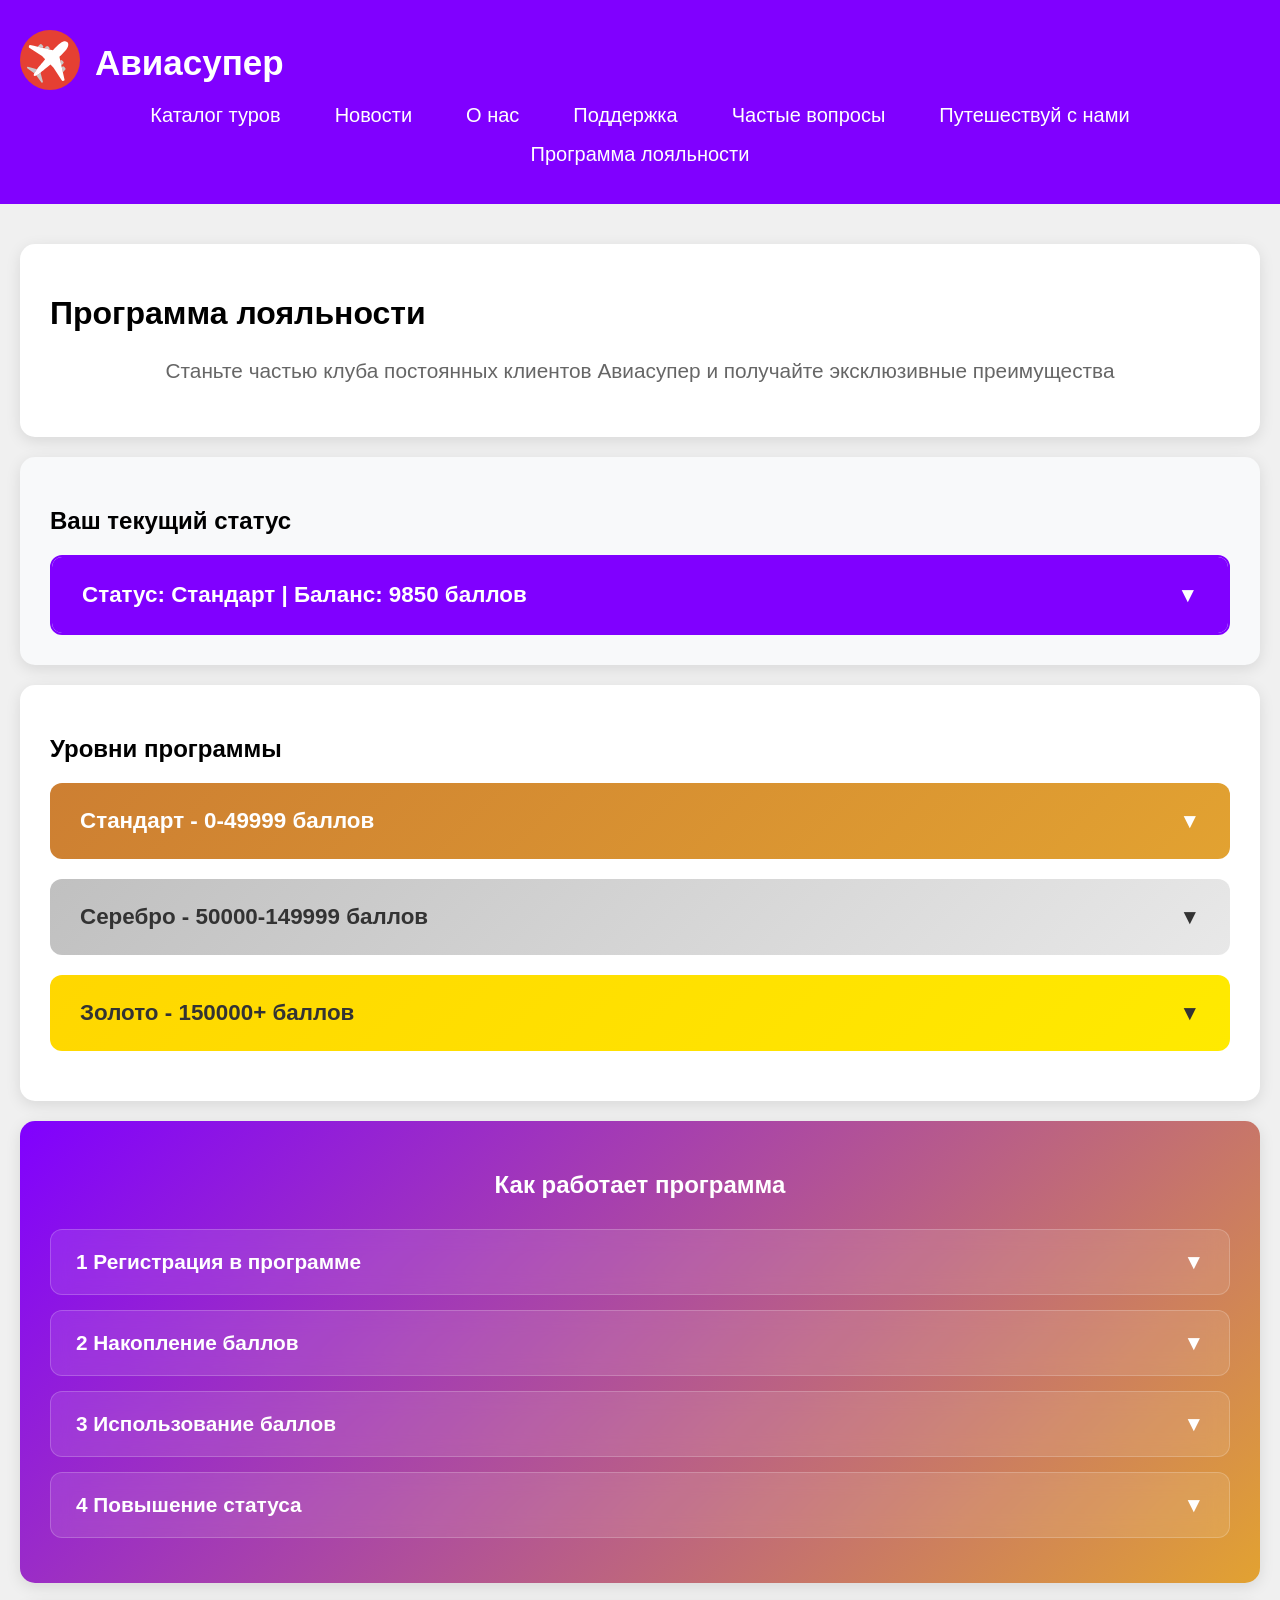
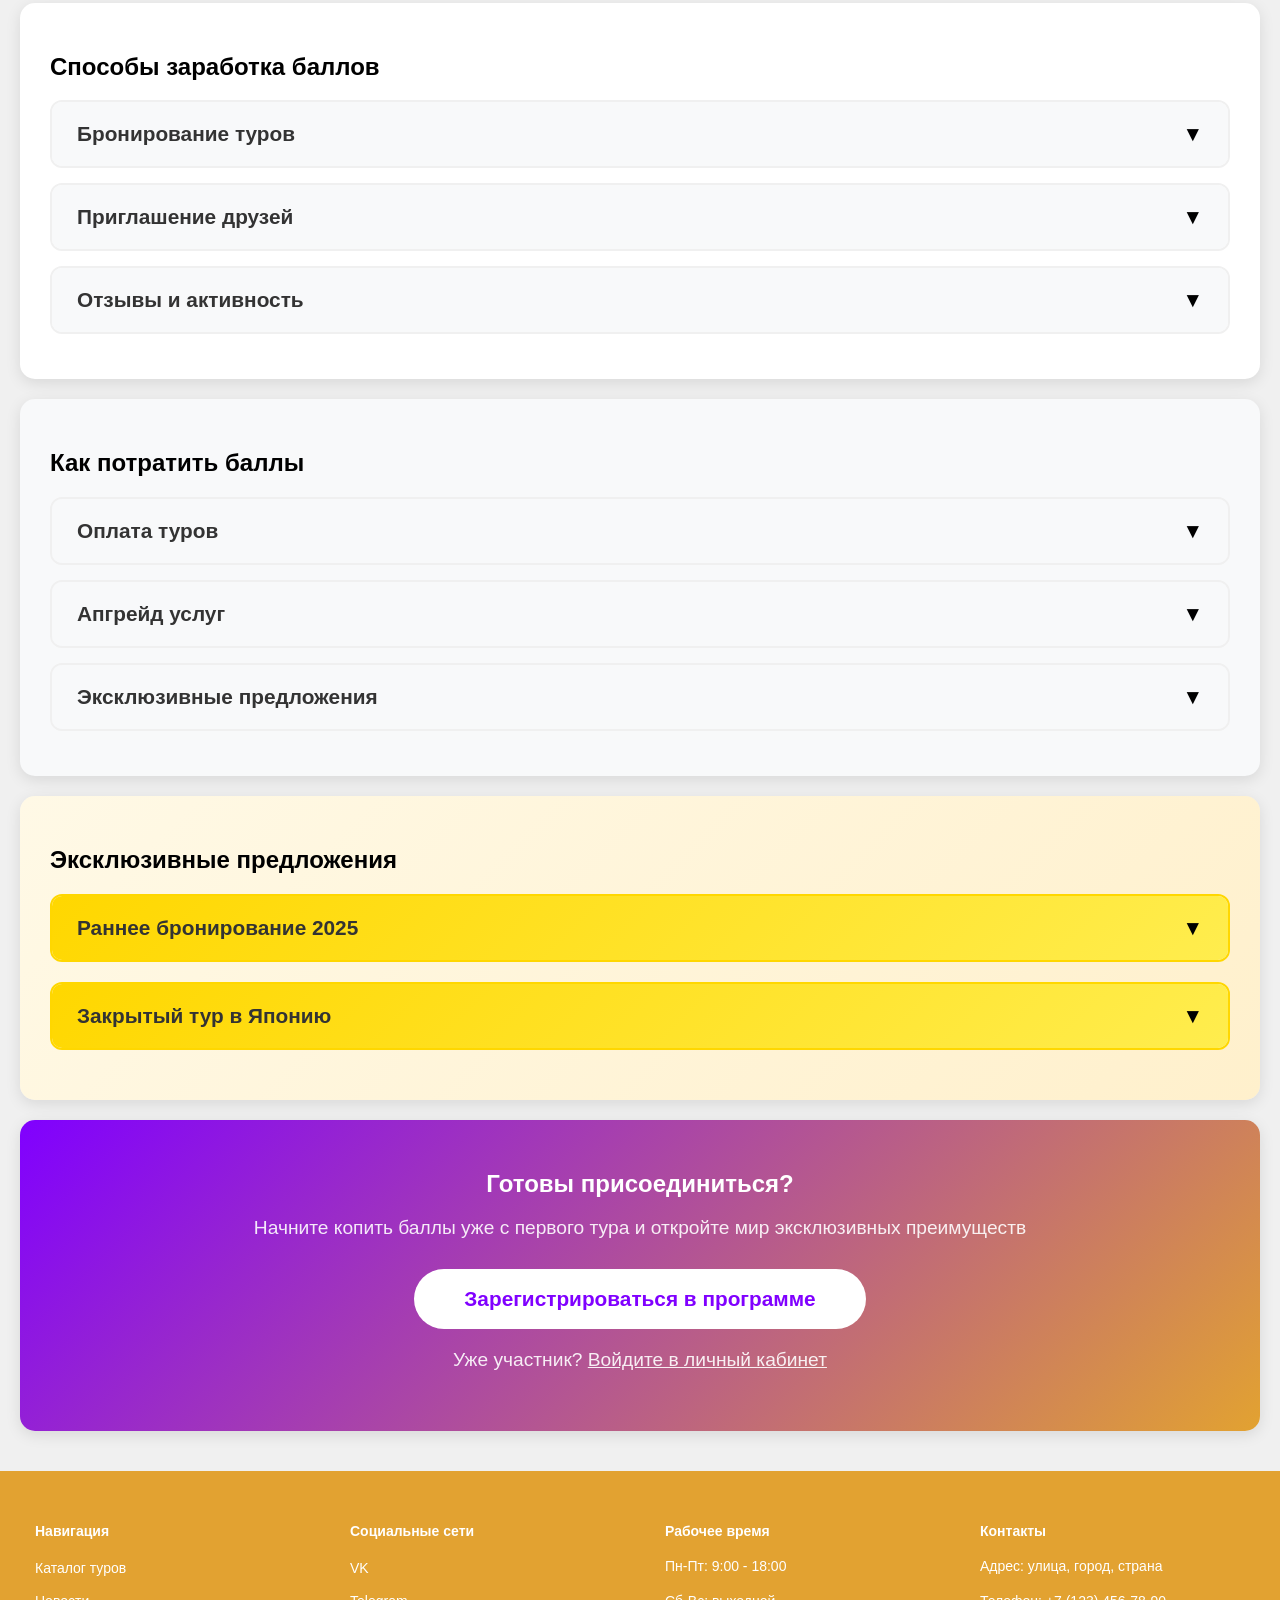
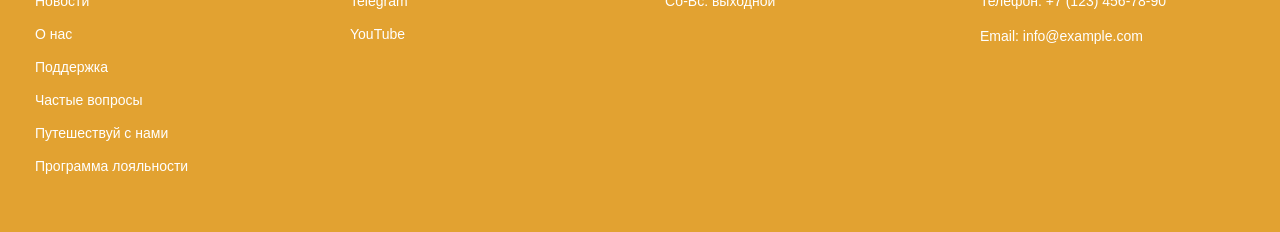
<file: pages/loyalty.html>
<!DOCTYPE html>
<html lang="ru">
  <head>
    <meta charset="UTF-8">
    <meta name="viewport" content="width=device-width, initial-scale=1.0">
    <link rel="stylesheet" href="/css/header-footer.css">
    <link rel="stylesheet" href="/css/loyalty.css">
    <title>Программа лояльности | Авиасупер</title>
  </head>
  <body>
    <header>
      <div class="logo">
        <a href="index.html">
          <img src="/img/logo.svg" width="60" height="60">
        </a>
        <span>Авиасупер</span>
      </div>
      <nav>
        <ul>
          <li><a href="/pages/catalog.html">Каталог туров</a></li> 
          <li><a href="/pages/news.html">Новости</a></li>
          <li><a href="/pages/aboutUs.html">О нас</a></li>
          <li><a href="/pages/support.html">Поддержка</a></li>
          <li><a href="/pages/faq.html">Частые вопросы</a></li>
          <li><a href="/pages/community.html">Путешествуй с нами</a></li>
          <li><a href="/pages/loyalty.html">Программа лояльности</a></li>
        </ul>
      </nav>
    </header>

    <main>
      <div class="content-block">
        <h1>Программа лояльности</h1>
        <p class="intro-text">Станьте частью клуба постоянных клиентов Авиасупер и получайте эксклюзивные преимущества</p>
      </div>
        <div class="content-block status-block">
                <h2>Ваш текущий статус</h2>
                
                <div class="status-item">
                <div class="status-question" onclick="toggleStatus(this)">
                    <h3>Статус: Стандарт | Баланс: 9850 баллов</h3>
                    <span class="arrow">▼</span>
                </div>
                <div class="status-answer">
                    <p>Текущий уровень: Стандарт</p>
                    <p>Баланс баллов: 9850</p>
                    <p>До следующего уровня: 40000 баллов</p>
                    <div class="progress-container">
                    <div class="progress-bar">
                        <div class="progress-fill" style="width: 25%"></div>
                    </div>
                    <p>Прогресс: 25% до уровня Серебро</p>
                    </div>
                    <p>Следующее начисление: 01 января 2025</p>
                    <p>Завершенных туров: 1</p>
                    <p>Дата регистрации: 15 марта 2024</p>
                    <div class="status-actions">
                    <button class="primary-button">Зарегистрироваться</button>
                    <button class="secondary-button">История операций</button>
                    </div>
                </div>
                </div>
            </div>
      <div class="content-block">
        <h2>Уровни программы</h2>
        
        <div class="level-item">
          <div class="level-question" onclick="toggleLevel(this)">
            <h3>Стандарт - 0-49999 баллов</h3>
            <span class="arrow">▼</span>
          </div>
          <div class="level-answer">
            <p class="level-requirements">Требуется: 1 завершенный тур</p>
            <p>5% кешбэк баллами</p>
            <p>Приветственные 500 баллов</p>
            <p>Доступ к базовым турам</p>
            <p>Email рассылка с акциями</p>
            <p>Участие в программе накопления баллов</p>
            <p>Доступ к мобильному приложению</p>
          </div>
        </div>

        <div class="level-item">
          <div class="level-question" onclick="toggleLevel(this)">
            <h3>Серебро - 50000-149999 баллов</h3>
            <span class="arrow">▼</span>
          </div>
          <div class="level-answer">
            <p class="level-requirements">Требуется: 3 завершенных тура</p>
            <p>7% кешбэк баллами</p>
            <p>1000 приветственных баллов</p>
            <p>Доступ к премиум турам</p>
            <p>Персональный менеджер</p>
            <p>Приоритетная поддержка</p>
            <p>Бесплатный визовый сервис</p>
            <p>Ускоренное рассмотрение заявок</p>
            <p>Эксклюзивные предложения по email</p>
          </div>
        </div>

        <div class="level-item">
          <div class="level-question" onclick="toggleLevel(this)">
            <h3>Золото - 150000+ баллов</h3>
            <span class="arrow">▼</span>
          </div>
          <div class="level-answer">
            <p class="level-requirements">Требуется: 5 завершенных туров</p>
            <p>10% кешбэк баллами</p>
            <p>2000 приветственных баллов</p>
            <p>Доступ ко всем турам</p>
            <p>Персональный менеджер 24/7</p>
            <p>Максимальный приоритет поддержки</p>
            <p>Все включено: визы, страховки, трансферы</p>
            <p>Эксклюзивные закрытые туры</p>
            <p>Приглашения на специальные мероприятия</p>
            <p>Персональные консультации по путешествиям</p>
            <p>Возможность влиять на разработку новых маршрутов</p>
          </div>
        </div>
      </div>

      <div class="content-block process-block">
        <h2>Как работает программа</h2>
        
        <div class="process-item">
          <div class="process-question" onclick="toggleProcess(this)">
            <h3>1 Регистрация в программе</h3>
            <span class="arrow">▼</span>
          </div>
          <div class="process-answer">
            <p>Автоматическая регистрация после первого тура</p>
            <p>Получение приветственных баллов</p>
            <p>Доступ к личному кабинету</p>
            <p>Начало накопления баллов</p>
            <p>Получение статуса Стандарт</p>
          </div>
        </div>

        <div class="process-item">
          <div class="process-question" onclick="toggleProcess(this)">
            <h3>2 Накопление баллов</h3>
            <span class="arrow">▼</span>
          </div>
          <div class="process-answer">
            <p>Бронирование туров: 10 баллов за каждые 1000 рублей</p>
            <p>Приглашение друзей: 5000 баллов за каждого</p>
            <p>Отзывы о турах: 1000 баллов за отзыв</p>
            <p>Активность в сообществе: до 500 баллов в месяц</p>
            <p>День рождения: 2000 баллов ежегодно</p>
            <p>Годовщина: 1000 баллов ежегодно</p>
          </div>
        </div>

        <div class="process-item">
          <div class="process-question" onclick="toggleProcess(this)">
            <h3>3 Использование баллов</h3>
            <span class="arrow">▼</span>
          </div>
          <div class="process-answer">
            <p>Оплата туров: 1000 баллов = 1000 рублей</p>
            <p>Апгрейд отелей: от 5000 баллов</p>
            <p>Дополнительные услуги: от 2000 баллов</p>
            <p>Подарочные карты: от 10000 баллов</p>
            <p>Эксклюзивные туры: от 50000 баллов</p>
            <p>Специальные experiences: индивидуальный расчет</p>
          </div>
        </div>

        <div class="process-item">
          <div class="process-question" onclick="toggleProcess(this)">
            <h3>4 Повышение статуса</h3>
            <span class="arrow">▼</span>
          </div>
          <div class="process-answer">
            <p>Автоматическое повышение при достижении лимита баллов</p>
            <p>Уведомление о новом статусе по email</p>
            <p>Получение новых привилегий</p>
            <p>Доступ к эксклюзивным предложениям</p>
            <p>Расширенный сервис и поддержка</p>
          </div>
        </div>
      </div>

      <div class="content-block">
        <h2>Способы заработка баллов</h2>
        
        <div class="earning-item">
          <div class="earning-question" onclick="toggleEarning(this)">
            <h3>Бронирование туров</h3>
            <span class="arrow">▼</span>
          </div>
          <div class="earning-answer">
            <p class="points-rate">10 баллов за каждые 1000 рублей</p>
            <p>Основной способ накопления баллов</p>
            <p>Чем дороже тур тем больше баллов</p>
            <p>Баллы начисляются после завершения тура</p>
            <p>Действует для всех типов туров</p>
            <p>Нет ограничений по сумме начисления</p>
          </div>
        </div>

        <div class="earning-item">
          <div class="earning-question" onclick="toggleEarning(this)">
            <h3>Приглашение друзей</h3>
            <span class="arrow">▼</span>
          </div>
          <div class="earning-answer">
            <p class="points-rate">5000 баллов за каждого друга</p>
            <p>Друг должен совершить бронирование по вашей рекомендации</p>
            <p>Минимальная стоимость тура друга: 100000 рублей</p>
            <p>Максимальное количество друзей в год: 10</p>
            <p>Баллы начисляются после завершения тура другом</p>
            <p>Друг также получает бонусные баллы</p>
          </div>
        </div>

        <div class="earning-item">
          <div class="earning-question" onclick="toggleEarning(this)">
            <h3>Отзывы и активность</h3>
            <span class="arrow">▼</span>
          </div>
          <div class="earning-answer">
            <p class="points-rate">1000 баллов за отзыв + до 500 баллов в месяц</p>
            <p>Развернутый отзыв о туре с фото: 1000 баллов</p>
            <p>Участие в мероприятиях сообщества: до 200 баллов</p>
            <p>Публикация фото в соцсетях с хештегом: до 300 баллов</p>
            <p>Максимально в месяц: 500 баллов</p>
            <p>Начисления производятся в конце каждого месяца</p>
          </div>
        </div>
      </div>

      <div class="content-block">
        <h2>Как потратить баллы</h2>
        
        <div class="spending-item">
          <div class="spending-question" onclick="toggleSpending(this)">
            <h3>Оплата туров</h3>
            <span class="arrow">▼</span>
          </div>
          <div class="spending-answer">
            <p class="points-cost">1000 баллов = 1000 рублей</p>
            <p>Можно оплатить до 50% стоимости тура</p>
            <p>Минимальная сумма оплаты: 5000 баллов</p>
            <p>Возможность комбинировать с другими акциями</p>
            <p>Быстрое списание баллов при бронировании</p>
            <p>Остаток баллов сохраняется на счете</p>
            <button class="action-button">Использовать баллы</button>
          </div>
        </div>

        <div class="spending-item">
          <div class="spending-question" onclick="toggleSpending(this)">
            <h3>Апгрейд услуг</h3>
            <span class="arrow">▼</span>
          </div>
          <div class="spending-answer">
            <p class="points-cost">от 5000 баллов</p>
            <p>Повышение категории отеля: от 5000 баллов</p>
            <p>Улучшение номера: от 3000 баллов</p>
            <p>Дополнительные экскурсии: от 2000 баллов</p>
            <p>Трансферы повышенной комфортности: от 1500 баллов</p>
            <p>Страховки с расширенным покрытием: от 2500 баллов</p>
            <button class="action-button">Выбрать апгрейд</button>
          </div>
        </div>

        <div class="spending-item">
          <div class="spending-question" onclick="toggleSpending(this)">
            <h3>Эксклюзивные предложения</h3>
            <span class="arrow">▼</span>
          </div>
          <div class="spending-answer">
            <p class="points-cost">от 50000 баллов</p>
            <p>Закрытые туры для членов клуба: от 50000 баллов</p>
            <p>Индивидуальные маршруты: от 75000 баллов</p>
            <p>Путешествия с экспертами: от 100000 баллов</p>
            <p>Уникальные experiences: индивидуальный расчет</p>
            <p>Ранний доступ к новым направлениям</p>
            <button class="action-button">Посмотреть предложения</button>
          </div>
        </div>
      </div>

      <div class="content-block offers-block">
        <h2>Эксклюзивные предложения</h2>
        
        <div class="offer-item">
          <div class="offer-question" onclick="toggleOffer(this)">
            <h3>Раннее бронирование 2025</h3>
            <span class="arrow">▼</span>
          </div>
          <div class="offer-answer">
            <p>Скидка 25% на туры с вылетом в 2025 году</p>
            <p>Дополнительно 5% баллами при оплате</p>
            <p>Бесплатная отмена за 60 дней до вылета</p>
            <p>Приоритетный выбор дат и отелей</p>
            <p class="offer-note">Доступно для уровней: Серебро, Золото</p>
            <p>Срок действия: до 31 января 2025</p>
            <button class="offer-button">Посмотреть туры</button>
          </div>
        </div>

        <div class="offer-item">
          <div class="offer-question" onclick="toggleOffer(this)">
            <h3>Закрытый тур в Японию</h3>
            <span class="arrow">▼</span>
          </div>
          <div class="offer-answer">
            <p>Эксклюзивный маршрут по неизведанным уголкам Японии</p>
            <p>Посещение частных садов и чайных церемоний</p>
            <p>Встречи с местными мастерами и ремесленниками</p>
            <p>Проживание в традиционных рёканах</p>
            <p class="offer-note">Только для уровня: Золото</p>
            <p>Группа ограничена: 12 человек</p>
            <button class="offer-button">Подробнее о туре</button>
          </div>
        </div>
      </div>

      <div class="content-block join-block">
        <h2>Готовы присоединиться?</h2>
        <p>Начните копить баллы уже с первого тура и откройте мир эксклюзивных преимуществ</p>
        <div class="join-actions">
          <button class="join-button">Зарегистрироваться в программе</button>
          <p class="join-note">Уже участник? <a href="#">Войдите в личный кабинет</a></p>
        </div>
      </div>
    </main>

    <footer>
      <div class="foot">
        <p style="font-weight: bold;">Навигация</p>
        <ul>
          <li><a href="/pages/catalog.html">Каталог туров</a></li>
          <li><a href="/pages/news.html">Новости</a></li>
          <li><a href="/pages/aboutUs.html">О нас</a></li>
          <li><a href="/pages/support.html">Поддержка</a></li>
          <li><a href="/pages/faq.html">Частые вопросы</a></li>
          <li><a href="/pages/community.html">Путешествуй с нами</a></li>
          <li><a href="/pages/loyalty.html">Программа лояльности</a></li>
        </ul>
      </div>
      <div class="foot">
        <p style="font-weight: bold;">Социальные сети</p>
        <ul>
          <li><a href="#">VK</a></li>
          <li><a href="#">Telegram</a></li>
          <li><a href="#">YouTube</a></li>
        </ul>
      </div>
      <div class="foot">
        <p style="font-weight: bold;">Рабочее время</p>
        <p>Пн-Пт: 9:00 - 18:00</p>
        <p>Сб-Вс: выходной</p>
      </div>
      <div class="foot">
        <p style="font-weight: bold;">Контакты</p>
        <p>Адрес: улица, город, страна</p>
        <p>Телефон: +7 (123) 456-78-90</p>
        <p>Email: info@example.com</p>
      </div>
    </footer>

    <script>
      function toggleLevel(element) {
        const answer = element.nextElementSibling;
        const arrow = element.querySelector('.arrow');
        
        if (answer.style.display === 'block') {
          answer.style.display = 'none';
          arrow.style.transform = 'rotate(0deg)';
        } else {
          answer.style.display = 'block';
          arrow.style.transform = 'rotate(180deg)';
        }
      }

      function toggleProcess(element) {
        const answer = element.nextElementSibling;
        const arrow = element.querySelector('.arrow');
        
        if (answer.style.display === 'block') {
          answer.style.display = 'none';
          arrow.style.transform = 'rotate(0deg)';
        } else {
          answer.style.display = 'block';
          arrow.style.transform = 'rotate(180deg)';
        }
      }

      function toggleEarning(element) {
        const answer = element.nextElementSibling;
        const arrow = element.querySelector('.arrow');
        
        if (answer.style.display === 'block') {
          answer.style.display = 'none';
          arrow.style.transform = 'rotate(0deg)';
        } else {
          answer.style.display = 'block';
          arrow.style.transform = 'rotate(180deg)';
        }
      }

      function toggleSpending(element) {
        const answer = element.nextElementSibling;
        const arrow = element.querySelector('.arrow');
        
        if (answer.style.display === 'block') {
          answer.style.display = 'none';
          arrow.style.transform = 'rotate(0deg)';
        } else {
          answer.style.display = 'block';
          arrow.style.transform = 'rotate(180deg)';
        }
      }

      function toggleStatus(element) {
        const answer = element.nextElementSibling;
        const arrow = element.querySelector('.arrow');
        
        if (answer.style.display === 'block') {
          answer.style.display = 'none';
          arrow.style.transform = 'rotate(0deg)';
        } else {
          answer.style.display = 'block';
          arrow.style.transform = 'rotate(180deg)';
        }
      }

      function toggleOffer(element) {
        const answer = element.nextElementSibling;
        const arrow = element.querySelector('.arrow');
        
        if (answer.style.display === 'block') {
          answer.style.display = 'none';
          arrow.style.transform = 'rotate(0deg)';
        } else {
          answer.style.display = 'block';
          arrow.style.transform = 'rotate(180deg)';
        }
      }

      // Закрыть все блоки при загрузке страницы
      document.addEventListener('DOMContentLoaded', function() {
        document.querySelectorAll('.level-answer, .process-answer, .earning-answer, .spending-answer, .status-answer, .offer-answer').forEach(answer => {
          answer.style.display = 'none';
        });
      });
    </script>
  </body>
</html>
</file>
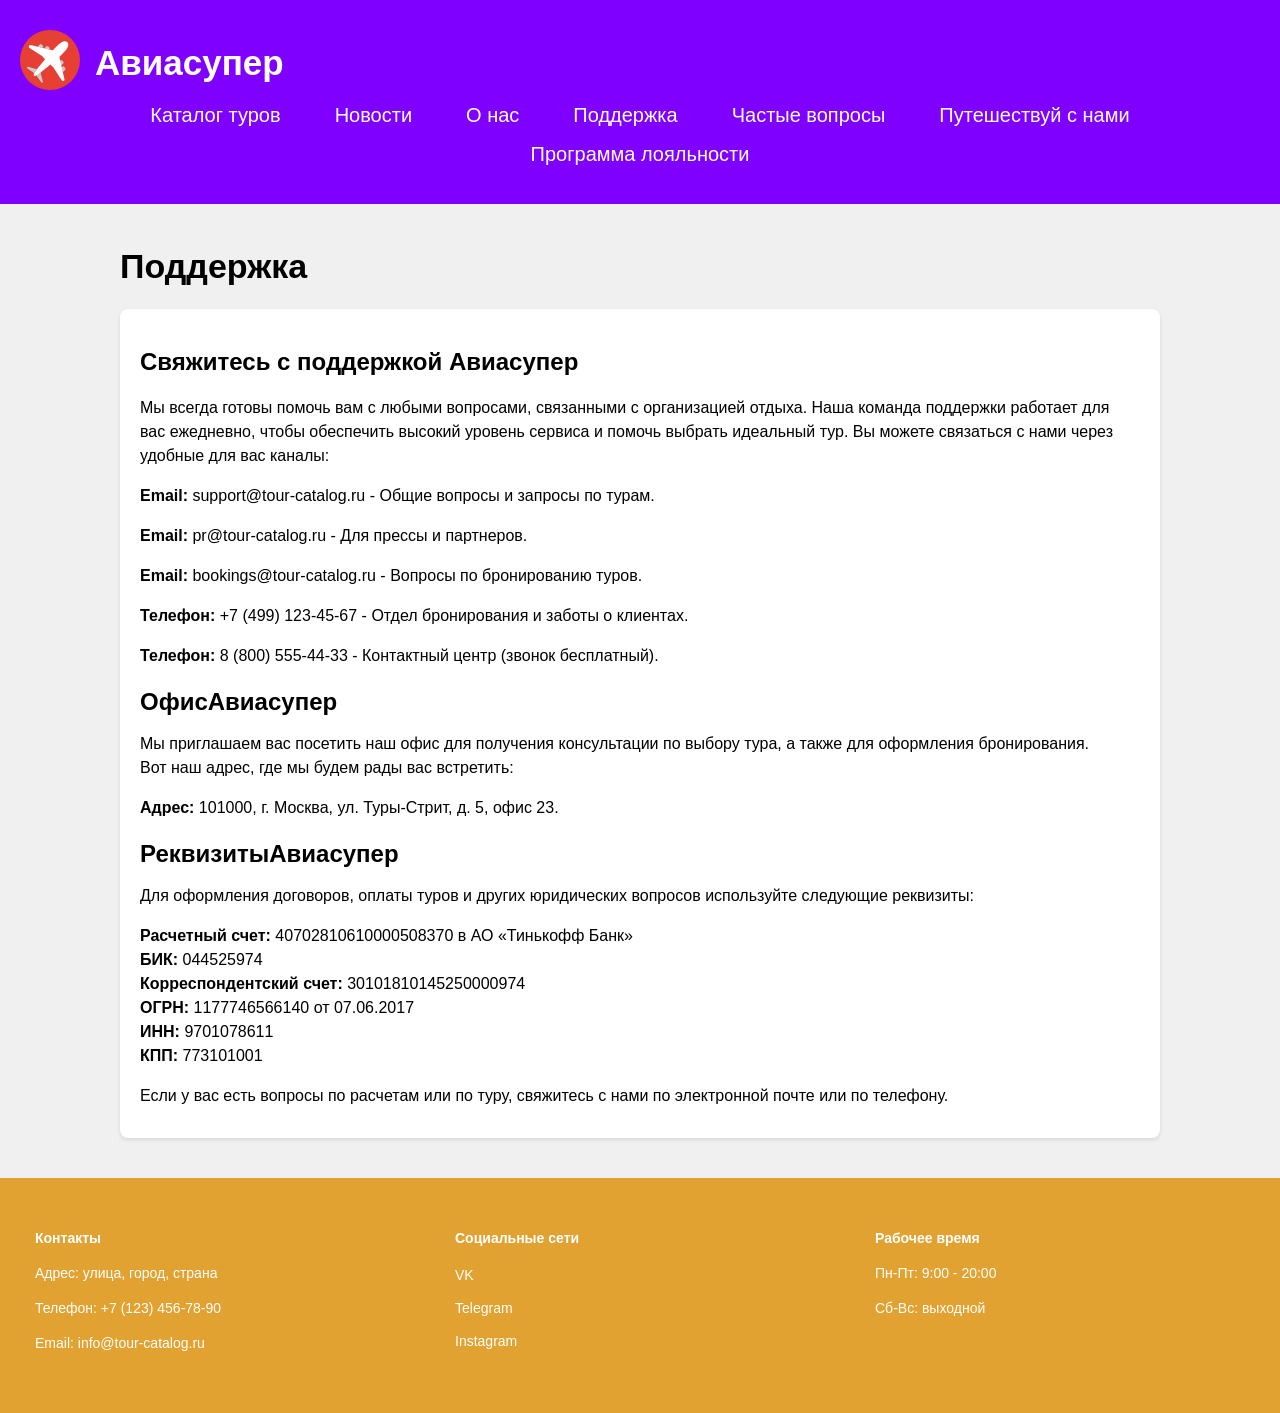
<file: pages/support.html>
<!DOCTYPE html>
<html lang="ru">
  <head>
    <meta charset="UTF-8">
    <meta name="viewport" content="width=device-width, initial-scale=1.0">
    <link rel="stylesheet" href="/css/header-footer.css">
    <link rel="stylesheet" href="/css/support.css">
    <title>Поддержка |Авиасупер</title>
  </head>
  <body>
    <header>
      <div class="logo">
        <a href="index.html">
          <img src="/img/logo.svg" width="60" height="60">
        </a>
        <span>Авиасупер</span>
      </div>
      <nav>
        <ul>
          <li><a href="/pages/catalog.html">Каталог туров</a></li> 
          <li><a href="/pages/news.html">Новости</a></li>
          <li><a href="/pages/aboutUs.html">О нас</a></li>
          <li><a href="/pages/support.html">Поддержка</a></li>
          <li><a href="/pages/faq.html">Частые вопросы</a></li>
          <li><a href="/pages/community.html">Путешествуй с нами</a></li>
          <li><a href="/pages/loyalty.html">Программа лояльности</a></li>
        </ul>
      </nav>
    </header>

    <main>
      <h1>Поддержка</h1>
      <section>
        
          <div class="contact">
            <h2>Свяжитесь с поддержкой Авиасупер</h2>
            <div class="text">
              <p>
                Мы всегда готовы помочь вам с любыми вопросами, связанными с организацией отдыха. 
                Наша команда поддержки работает для вас ежедневно, чтобы обеспечить высокий уровень сервиса и помочь выбрать идеальный тур.
                Вы можете связаться с нами через удобные для вас каналы:
              </p>
              <p><strong>Email:</strong> support@tour-catalog.ru - Общие вопросы и запросы по турам.</p>
              <p><strong>Email:</strong> pr@tour-catalog.ru - Для прессы и партнеров.</p>
              <p><strong>Email:</strong> bookings@tour-catalog.ru - Вопросы по бронированию туров.</p>
              <p><strong>Телефон:</strong> +7 (499) 123-45-67 - Отдел бронирования и заботы о клиентах.</p>
              <p><strong>Телефон:</strong> 8 (800) 555-44-33 - Контактный центр (звонок бесплатный).</p>

              <h2>ОфисАвиасупер</h2>
              
              <p>
                Мы приглашаем вас посетить наш офис для получения консультации по выбору тура, а также для оформления бронирования.
                Вот наш адрес, где мы будем рады вас встретить:
              </p>
              <p><strong>Адрес:</strong> 101000, г. Москва, ул. Туры-Стрит, д. 5, офис 23.</p>
              <h2>РеквизитыАвиасупер</h2>
              
              <p>
                Для оформления договоров, оплаты туров и других юридических вопросов используйте следующие реквизиты:
              </p>
              <p>
                <strong>Расчетный счет:</strong> 40702810610000508370 в АО «Тинькофф Банк»<br>
                <strong>БИК:</strong> 044525974<br>
                <strong>Корреспондентский счет:</strong> 30101810145250000974<br>
                <strong>ОГРН:</strong> 1177746566140 от 07.06.2017<br>
                <strong>ИНН:</strong> 9701078611<br>
                <strong>КПП:</strong> 773101001
              </p>
              <p>
                Если у вас есть вопросы по расчетам или по туру, свяжитесь с нами по электронной почте или по телефону.
              </p>
            </div>
          </div>
      </section>
      
    </main>
    
    <footer>
      <div class="foot">
        <p style="font-weight: bold;">Контакты</p>
        <p>Адрес: улица, город, страна</p>
        <p>Телефон: +7 (123) 456-78-90</p>
        <p>Email: info@tour-catalog.ru</p>
      </div>
      <div class="foot">
        <p style="font-weight: bold;">Социальные сети</p>
        <ul>
          <li><a href="#">VK</a></li>
          <li><a href="#">Telegram</a></li>
          <li><a href="#">Instagram</a></li>
        </ul>
      </div>
      <div class="foot">
        <p style="font-weight: bold;">Рабочее время</p>
        <p>Пн-Пт: 9:00 - 20:00</p>
        <p>Сб-Вс: выходной</p>
      </div>
    </footer>
  </body>
</html>
</file>
<file: css/aboutUs.css>
section {
    display: flex;
    justify-content: space-between;
    align-items: flex-start;
    margin: 20px 100px;

    padding: 20px;
    background-color: #fff;
    box-shadow: 0 2px 4px rgba(0, 0, 0, 0.1);
    flex-wrap: wrap;
    border-radius: 8px; /* Закругление углов */
}

h1 {
    flex: 0 0 auto;
    font-size: 34px;
    gap: 20px;
    align-items: flex-start; /* Выравнивание элементов по верхнему краю */
    max-width: 1550px; /* Ограничиваем ширину контейнера */
    margin: 0 auto; /* Центрируем контейнер */
  }

.text {
    flex: 1 1 60%;
    padding-right: 20px;
    max-width: 100%;
}

.text h2 {
    font-size: 24px;
    margin-bottom: 10px;
    color: #333;
}

.text p {
    margin-bottom: 10px;
    line-height: 1.5;
    color: #555;
}

.text ul {
    margin: 10px 0;
    padding-left: 20px;
}

.text ul li {
    margin-bottom: 5px;
    color: #333;
}

.statistics {
    background-color: #f9f9f9;
    padding: 20px;
    border-radius: 8px;
    box-shadow: 0 2px 4px rgba(0, 0, 0, 0.1);
}

.stats-container {
    display: flex;
    justify-content: space-between;
    flex-wrap: wrap;
    margin: 20px 0;
    gap: 20px;
}

.stat-block {
    background-color: #ffffff;
    border: 2px solid #908480;
    border-radius: 8px;
    padding: 20px;
    text-align: center;
    box-shadow: 0 4px 6px rgba(0, 0, 0, 0.1);
    width: 200px;
}

.stat-number {
    font-size: 28px;
    font-weight: bold;
    color: #ff9822;
    margin-bottom: 10px;
}

.stat-label {
    font-size: 16px;
    color: #333;
}
</file>
<file: css/header-footer.css>
body {
    font-family: Arial, sans-serif;
    background-color: #f0f0f0;
    margin: 0;
    padding: 0;
}

main {
    padding: 20px;
}

header {
    background-color: #8000ff;
    color: #fff;
    display: flex;
    justify-content: space-between;
    align-items: center;
    padding: 30px 20px;
    flex-wrap: wrap;
}

header span {
    font-size: 35px;
}

.logo {
    font-size: 24px;
    font-weight: bold;
    display: flex;
    align-items: center;
    justify-content: center;
}

.logo img {
    margin-right: 15px;
}

nav ul {
    list-style-type: none;
    padding: 0;
    margin: 0;
    display: flex;
    flex-wrap: wrap;
    justify-content: center;
}

nav ul li {
    display: inline;
    margin: 8px 15px;
}

nav ul li a {
    text-decoration: none;
    color: #fff;
    font-size: 20px;
    padding: 8px 12px;
    border-radius: 5px;
    transition: background-color 0.3s ease;
}

nav ul li a:hover {
    background-color: rgba(255, 255, 255, 0.2);
}

footer {
    background-color: #e2a231;
    color: #fff;
    text-align: center;
    padding: 30px 20px;
    display: flex;
    justify-content: space-between;
    flex-wrap: wrap;
    gap: 20px;
}

.foot {
    padding: 15px;
    flex: 1;
    min-width: 200px;
    text-align: left;
}

.foot:first-child {
    min-width: 250px;
}

footer section {
    margin: 20px;
}

footer p, footer ul {
    font-size: 14px;
    margin-top: 5px;
    line-height: 1.5;
}

footer ul {
    list-style-type: none;
    padding: 0;
    margin: 10px 0 0 0;
}

footer ul li {
    margin-bottom: 8px;
}

footer ul li a {
    text-decoration: none;
    color: #fff;
    transition: color 0.3s ease;
    display: inline-block;
    padding: 2px 0;
}

footer ul li a:hover {
    color: #8000ff;
}

/* Адаптивность для мобильных устройств */
@media (max-width: 768px) {
    header {
        flex-direction: column;
        padding: 20px 15px;
        text-align: center;
    }
    
    header span {
        font-size: 28px;
        margin-top: 10px;
    }
    
    .logo {
        margin-bottom: 15px;
    }
    
    nav ul {
        flex-direction: column;
        align-items: center;
    }
    
    nav ul li {
        margin: 5px 0;
    }
    
    nav ul li a {
        font-size: 18px;
        display: block;
        padding: 10px;
    }
    
    footer {
        flex-direction: column;
        padding: 20px 15px;
    }
    
    .foot {
        text-align: center;
        min-width: 100%;
    }
    
    .foot:first-child {
        min-width: 100%;
    }
}

@media (max-width: 480px) {
    header span {
        font-size: 24px;
    }
    
    nav ul li a {
        font-size: 16px;
    }
    
    footer p, footer ul {
        font-size: 13px;
    }
    /* Additional styles for new pages navigation */
nav ul {
    flex-wrap: wrap;
}

nav ul li {
    margin: 5px 10px;
}

nav ul li a {
    white-space: nowrap;
}

/* Footer navigation improvements */
.foot ul {
    max-height: 200px;
    overflow-y: auto;
}

/* Mobile optimization for 7 menu items */
@media (max-width: 768px) {
    nav ul {
        flex-direction: column;
        align-items: center;
    }
    
    nav ul li {
        margin: 8px 0;
    }
    
    nav ul li a {
        font-size: 18px;
        padding: 12px 20px;
        display: block;
        text-align: center;
        min-width: 200px;
    }
}

@media (max-width: 480px) {
    nav ul li a {
        font-size: 16px;
        min-width: 180px;
    }
}

}
</file>
<file: css/article.css>
/* Общие стили для страницы */
body {
    font-family: Arial, sans-serif;
    line-height: 1.6;
    margin: 0;
    padding: 0;
    background-color: #f9f9f9;
    color: #333;
}

main {
    max-width: 1200px;
    margin: 20px auto;
    padding: 20px;
    background-color: #fff;
    box-shadow: 0 4px 6px rgba(0, 0, 0, 0.1);
    border-radius: 8px;
}

/* Стили для секции контента */
.content {
    display: flex;
    flex-direction: column;
    max-width: 1200px;
    margin: 0 auto;
    padding: 20px;
    font-family: Arial, sans-serif;
    line-height: 1.6;
}

/* Стили для одинаковых изображений */
.photo {
    display: flex;
    justify-content: center;
    align-items: center;
    gap: 20px;
    margin: 30px 0;
}

.photo img {
    width: 100%;
    max-width: 550px;
    height: 300px;
    object-fit: cover;
    border-radius: 10px;
    box-shadow: 0 4px 15px rgba(0,0,0,0.1);
    transition: transform 0.3s ease;
}

.photo img:hover {
    transform: translateY(-5px);
}

h1 {
    font-size: 28px;
    margin-bottom: 20px;
    color: #333;
    text-align: center;
}

h2 {
    font-size: 22px;
    margin-top: 30px;
    margin-bottom: 15px;
    color: #8000ff;
    border-bottom: 2px solid #e2a231;
    padding-bottom: 10px;
}

/* Контент */
.content p {
    margin: 15px 0;
    font-size: 1.1em;
}

.content ul {
    margin: 20px 0;
    padding-left: 30px;
}

.content li {
    margin-bottom: 15px;
    font-size: 1.1em;
}

.content li b {
    color: #8000ff;
}

/* Адаптивность для мобильных устройств */
@media (max-width: 768px) {
    .photo {
        flex-direction: column;
        gap: 15px;
    }
    
    .photo img {
        max-width: 100%;
        height: 250px;
    }
    
    main {
        padding: 15px;
        margin: 10px;
    }
    
    .content {
        padding: 10px;
    }
    
    h1 {
        font-size: 24px;
    }
    
    h2 {
        font-size: 20px;
    }
}

@media (max-width: 480px) {
    .photo img {
        height: 200px;
    }
    
    h1 {
        font-size: 22px;
    }
    
    h2 {
        font-size: 18px;
    }
    
    .content p,
    .content li {
        font-size: 1em;
    }
}
</file>
<file: css/catalog.css>
main {
    display: grid;
    grid-template-columns: 1fr 3fr; /* Фильтры занимают 1 часть, карточки — 3 части */
    gap: 20px; /* Расстояние между фильтрами и карточками */
    align-items: start; /* Выравнивание элементов по верху */
}

h1 {
    flex: 0 0 auto;
    font-size: 34px;
    gap: 20px;
    align-items: flex-start; /* Выравнивание элементов по верхнему краю */
    max-width: 1350px; /* Ограничиваем ширину контейнера */
    margin: 0 auto; /* Центрируем контейнер */
}

.search {
    margin: 10px auto;
    border: 1px solid #ccc;
    max-width: 1200px;
}

.search input {
    width: 100%;
    padding: 15px; 
    font-size: 16px;
    max-width: 1200px;
}

.filters {
    display: flex;
    flex-direction: column; /* Расположить фильтры друг под другом */
    gap: 20px; /* Отступы между блоками фильтров */
    background-color: #f9f9f9;
    padding: 20px;
    border-radius: 5px;
    box-shadow: 0 2px 5px rgba(0, 0, 0, 0.1);
  }
  
.filter {
    display: block; /* Каждый фильтр на своей строке */
}

.country-table td {
    padding: 10px;
    text-align: center;
    border: 1px solid #ccc;
}

input[type="range"] {
    width: 100%; /* Слайдер занимает всю ширину родителя */
}

select {
    width: 100%; /* Селект занимает всю ширину */
    padding: 10px;
}
  
.tours {
    display: grid;
    grid-template-columns: repeat(auto-fill, minmax(500px, 3fr)); /* Автоматически заполнять ряды карточек */
    gap: 20px; /* Отступы между карточками */
}


.tour {
    background-color: #fff; /* Фон карточек */
    border: 1px solid #ddd; /* Обрамление карточки */
    border-radius: 5px;
    box-shadow: 0 2px 5px rgba(0, 0, 0, 0.1); /* Тень */
    padding: 15px;
    text-align: center;
    transition: ease-in-out 0.3s;
}

.tour h2 a {
    text-decoration: none;
    font-size: 20px;
    color: #333;
    cursor: pointer;
}

.tour:hover {
    transform: scale(1.03);
}

.tour img {
    width: 100%; /* Изображение заполняет ширину контейнера */
    height: 500px; /* Фиксированная высота контейнера */
    object-fit: cover; /* Сохраняет пропорции изображения, обрезая излишки */
    object-position: center; /* Центрирует изображение в пределах контейнера */
}

.tours h2 {
    font-size: 16px;
    margin-top: 10px;
}

table {
    width: 100%;
}



.buttonTop{
  position: fixed;
  bottom: 20px;
  left: 30px;
  font-size: 18px;
  border: none;
  outline: none;
  background-color: rgba(42, 146, 181, 0.4);
  color: white;
  cursor: pointer;
  padding: 15px;
  border-radius: 4px;
}

.tour-link{
display:block;
text-decoration:none;
color:inherit;
}
.add-tour {
    background: #fff;
    padding: 25px;
    margin-top: 30px;
    border-radius: 16px;
    box-shadow: 0 8px 25px rgba(0,0,0,0.08);
}

.add-tour h2 {
    margin-bottom: 20px;
}

.tour-form {
    display: flex;
    flex-direction: column;
    gap: 15px;
}

.form-group {
    display: flex;
    gap: 15px;
}

.form-group.full {
    flex-direction: column;
}

.tour-form input,
.tour-form textarea {
    width: 100%;
    padding: 12px 14px;
    border-radius: 10px;
    border: 1px solid #ccc;
    font-size: 14px;
    transition: 0.2s;
}

.tour-form input:focus,
.tour-form textarea:focus {
    border-color: #4CAF50;
    outline: none;
    box-shadow: 0 0 5px rgba(76,175,80,0.3);
}

.tour-form textarea {
    min-height: 100px;
    resize: vertical;
}

.submit-btn {
    margin-top: 10px;
    padding: 12px;
    border: none;
    border-radius: 10px;
    background: linear-gradient(135deg, #4CAF50, #2e7d32);
    color: white;
    font-size: 16px;
    cursor: pointer;
    transition: 0.2s;
}

.submit-btn:hover {
    transform: translateY(-2px);
    box-shadow: 0 5px 15px rgba(0,0,0,0.2);
}
</file>
<file: css/community.css>
/* Community Page Styles */
.content-block {
    background: white;
    margin: 20px auto;
    padding: 30px;
    border-radius: 15px;
    box-shadow: 0 4px 15px rgba(0,0,0,0.1);
    max-width: 1200px;
}

.intro-text {
    font-size: 1.3em;
    line-height: 1.6;
    color: #666;
    text-align: center;
    margin: 20px 0;
}

.stats-block {
    background: linear-gradient(135deg, #8000ff, #e2a231);
    color: white;
}

.stats-block h2 {
    color: white;
    text-align: center;
    margin-bottom: 30px;
}

.stats-container {
    display: grid;
    grid-template-columns: repeat(auto-fit, minmax(200px, 1fr));
    gap: 20px;
}

.stat-item {
    background: rgba(255,255,255,0.2);
    padding: 25px 20px;
    border-radius: 12px;
    text-align: center;
    backdrop-filter: blur(10px);
    border: 1px solid rgba(255,255,255,0.3);
}

.stat-item h3 {
    font-size: 2.5em;
    margin: 0 0 10px 0;
    font-weight: bold;
}

.stat-item p {
    font-size: 1.1em;
    margin: 0;
    opacity: 0.9;
}

.story-item, .gallery-item, .event-item {
    margin-bottom: 15px;
    border: 2px solid #f0f0f0;
    border-radius: 12px;
    overflow: hidden;
    transition: all 0.3s ease;
}

.story-item:hover, .gallery-item:hover, .event-item:hover {
    border-color: #8000ff;
    transform: translateY(-2px);
    box-shadow: 0 6px 20px rgba(128,0,255,0.1);
}

.story-question, .gallery-question, .event-question {
    background: #f8f9fa;
    padding: 20px 25px;
    cursor: pointer;
    display: flex;
    justify-content: space-between;
    align-items: center;
    transition: background-color 0.3s ease;
}

.story-question:hover, .gallery-question:hover, .event-question:hover {
    background: #e9ecef;
}

.story-question h3, .gallery-question h3, .event-question h3 {
    font-size: 1.3em;
    margin: 0;
    color: #333;
    font-weight: 600;
}

.arrow {
    font-size: 1.2em;
    color: #8000ff;
    transition: transform 0.3s ease;
}

.story-answer, .gallery-answer, .event-answer {
    padding: 0 25px;
    background: white;
    display: none;
    animation: slideDown 0.3s ease;
}

@keyframes slideDown {
    from { opacity: 0; max-height: 0; }
    to { opacity: 1; max-height: 500px; }
}

.story-answer p, .gallery-answer p, .event-answer p {
    font-size: 1.2em;
    line-height: 1.8;
    margin: 15px 0;
    padding: 8px 0;
    border-bottom: 1px solid #f0f0f0;
    color: #555;
}

.story-answer p:last-child, .gallery-answer p:last-child, .event-answer p:last-child {
    border-bottom: none;
    margin-bottom: 25px;
}

.story-meta {
    color: #8000ff !important;
    font-weight: 600;
    font-size: 1.1em !important;
    background: #f8f9fa;
    padding: 10px 15px !important;
    border-radius: 8px;
    margin-bottom: 20px !important;
}

.gallery-intro {
    font-size: 1.2em;
    color: #666;
    text-align: center;
    margin: 20px 0 30px 0;
    line-height: 1.6;
}

.event-button {
    background: #8000ff;
    color: white;
    border: none;
    padding: 12px 25px;
    border-radius: 25px;
    font-size: 1.1em;
    font-weight: 600;
    cursor: pointer;
    transition: all 0.3s ease;
    margin: 15px 0;
}

.event-button:hover {
    background: #6a00d4;
    transform: scale(1.05);
}

.share-block {
    background: linear-gradient(135deg, #f8f9fa, #e9ecef);
    text-align: center;
}

.share-block h2 {
    color: #333;
    margin-bottom: 15px;
}

.share-block p {
    font-size: 1.2em;
    color: #666;
    margin-bottom: 30px;
}

.share-form {
    max-width: 600px;
    margin: 0 auto;
    text-align: left;
}

.form-input, .form-textarea {
    width: 100%;
    padding: 15px;
    margin-bottom: 20px;
    border: 2px solid #e0e0e0;
    border-radius: 10px;
    font-size: 1.1em;
    box-sizing: border-box;
    transition: border-color 0.3s ease;
}

.form-input:focus, .form-textarea:focus {
    outline: none;
    border-color: #8000ff;
    box-shadow: 0 0 0 3px rgba(128,0,255,0.1);
}

.form-textarea {
    height: 150px;
    resize: vertical;
}

.submit-button {
    background: #8000ff;
    color: white;
    border: none;
    padding: 15px 40px;
    border-radius: 25px;
    font-size: 1.2em;
    font-weight: 600;
    cursor: pointer;
    transition: all 0.3s ease;
    width: 100%;
}

.submit-button:hover {
    background: #6a00d4;
    transform: translateY(-2px);
}

/* Alternating background colors for different sections */
.content-block:nth-child(even) {
    background: #f8f9fa;
}

.content-block:nth-child(even) .story-item,
.content-block:nth-child(even) .gallery-item,
.content-block:nth-child(even) .event-item {
    background: white;
    border: 2px solid #e9ecef;
}

/* Special styling for different item types */
.story-item {
    border-left: 4px solid #8000ff;
}

.gallery-item {
    border-left: 4px solid #e2a231;
}

.event-item {
    border-left: 4px solid #28a745;
}

/* Responsive Design */
@media (max-width: 768px) {
    .content-block {
        margin: 15px;
        padding: 20px 15px;
    }
    
    .stats-container {
        grid-template-columns: repeat(2, 1fr);
    }
    
    .stat-item {
        padding: 20px 15px;
    }
    
    .stat-item h3 {
        font-size: 2em;
    }
    
    .story-question, .gallery-question, .event-question {
        padding: 15px 20px;
    }
    
    .story-question h3, .gallery-question h3, .event-question h3 {
        font-size: 1.2em;
    }
    
    .story-answer, .gallery-answer, .event-answer {
        padding: 0 20px;
    }
    
    .story-answer p, .gallery-answer p, .event-answer p {
        font-size: 1.1em;
    }
    
    .share-form {
        padding: 0 10px;
    }
}

@media (max-width: 480px) {
    .stats-container {
        grid-template-columns: 1fr;
    }
    
    .intro-text {
        font-size: 1.1em;
    }
    
    .story-question h3, .gallery-question h3, .event-question h3 {
        font-size: 1.1em;
    }
    
    .story-answer p, .gallery-answer p, .event-answer p {
        font-size: 1em;
    }
    
    .form-input, .form-textarea {
        padding: 12px;
        font-size: 1em;
    }
    
    .submit-button {
        padding: 12px 30px;
        font-size: 1.1em;
    }
}
</file>
<file: css/faq.css>
/* FAQ Page Styles */
.content-block {
    background: white;
    margin: 20px auto;
    padding: 30px;
    border-radius: 15px;
    box-shadow: 0 4px 15px rgba(0,0,0,0.1);
    max-width: 1200px;
}

.intro-text {
    font-size: 1.3em;
    line-height: 1.6;
    color: #666;
    text-align: center;
    margin: 20px 0;
}

.categories-container {
    display: grid;
    grid-template-columns: repeat(auto-fit, minmax(250px, 1fr));
    gap: 20px;
    margin-top: 30px;
}

.category-item {
    background: #f8f9fa;
    padding: 25px 20px;
    border-radius: 12px;
    cursor: pointer;
    transition: all 0.3s ease;
    border: 2px solid transparent;
    text-align: center;
}

.category-item:hover {
    background: #8000ff;
    color: white;
    transform: translateY(-5px);
}

.category-item h3 {
    font-size: 1.4em;
    margin: 0 0 10px 0;
    font-weight: 600;
}

.category-item p {
    font-size: 1.1em;
    margin: 0;
    opacity: 0.8;
}

.category-item:hover h3,
.category-item:hover p {
    color: white;
    opacity: 1;
}

.faq-section {
    display: none;
}

.faq-section.active {
    display: block;
    animation: fadeIn 0.5s ease;
}

@keyframes fadeIn {
    from { opacity: 0; transform: translateY(20px); }
    to { opacity: 1; transform: translateY(0); }
}

.faq-section h2 {
    color: #8000ff;
    font-size: 2em;
    margin-bottom: 30px;
    padding-bottom: 15px;
    border-bottom: 3px solid #e2a231;
    text-align: center;
}

.faq-item {
    margin-bottom: 15px;
    border: 2px solid #f0f0f0;
    border-radius: 12px;
    overflow: hidden;
    transition: border-color 0.3s ease;
}

.faq-item:hover {
    border-color: #8000ff;
}

.faq-question {
    background: #f8f9fa;
    padding: 20px 25px;
    cursor: pointer;
    display: flex;
    justify-content: space-between;
    align-items: center;
    transition: background-color 0.3s ease;
}

.faq-question:hover {
    background: #e9ecef;
}

.faq-question h3 {
    font-size: 1.3em;
    margin: 0;
    color: #333;
    font-weight: 600;
}

.arrow {
    font-size: 1.2em;
    color: #8000ff;
    transition: transform 0.3s ease;
}

.faq-answer {
    padding: 0 25px;
    background: white;
    display: none;
    animation: slideDown 0.3s ease;
}

@keyframes slideDown {
    from { opacity: 0; max-height: 0; }
    to { opacity: 1; max-height: 500px; }
}

.faq-answer p {
    font-size: 1.2em;
    line-height: 1.8;
    margin: 15px 0;
    padding: 8px 0;
    border-bottom: 1px solid #f0f0f0;
    color: #555;
}

.faq-answer p:last-child {
    border-bottom: none;
    margin-bottom: 25px;
}

.support-block {
    text-align: center;
    background: linear-gradient(135deg, #8000ff, #e2a231);
    color: white;
    padding: 50px 30px;
}

.support-block h2 {
    color: white;
    font-size: 2em;
    margin-bottom: 15px;
}

.support-block p {
    font-size: 1.3em;
    margin-bottom: 25px;
    opacity: 0.9;
}

.support-link {
    display: inline-block;
    background: white;
    color: #8000ff;
    padding: 15px 40px;
    text-decoration: none;
    border-radius: 50px;
    font-size: 1.2em;
    font-weight: 600;
    transition: all 0.3s ease;
    border: 2px solid white;
}

.support-link:hover {
    background: transparent;
    color: white;
    transform: scale(1.05);
}

/* Responsive Design */
@media (max-width: 768px) {
    .content-block {
        margin: 15px;
        padding: 20px 15px;
    }
    
    .categories-container {
        grid-template-columns: 1fr;
    }
    
    .category-item {
        padding: 20px 15px;
    }
    
    .faq-question {
        padding: 15px 20px;
    }
    
    .faq-question h3 {
        font-size: 1.2em;
    }
    
    .faq-answer {
        padding: 0 20px;
    }
    
    .faq-answer p {
        font-size: 1.1em;
    }
    
    .support-block {
        padding: 30px 20px;
    }
    
    .support-link {
        padding: 12px 30px;
        font-size: 1.1em;
    }
}

@media (max-width: 480px) {
    .intro-text {
        font-size: 1.1em;
    }
    
    .faq-section h2 {
        font-size: 1.6em;
    }
    
    .faq-question h3 {
        font-size: 1.1em;
    }
    
    .faq-answer p {
        font-size: 1em;
    }
}
</file>
<file: css/loyalty.css>
/* Loyalty Program Page Styles */
.content-block {
    background: white;
    margin: 20px auto;
    padding: 30px;
    border-radius: 15px;
    box-shadow: 0 4px 15px rgba(0,0,0,0.1);
    max-width: 1200px;
}

.intro-text {
    font-size: 1.3em;
    line-height: 1.6;
    color: #666;
    text-align: center;
    margin: 20px 0;
}

/* Level Blocks */
.level-item {
    margin-bottom: 20px;
    border-radius: 12px;
    overflow: hidden;
    transition: all 0.3s ease;
}

.level-item:hover {
    transform: translateY(-5px);
    box-shadow: 0 8px 25px rgba(0,0,0,0.15);
}

.level-question {
    padding: 25px 30px;
    cursor: pointer;
    display: flex;
    justify-content: space-between;
    align-items: center;
    transition: all 0.3s ease;
}

/* Бронзовый уровень */
.level-item:nth-of-type(1) .level-question {
    background: linear-gradient(135deg, #cd7f32, #e2a231);
    color: white;
}

/* Серебряный уровень */
.level-item:nth-of-type(2) .level-question {
    background: linear-gradient(135deg, #c0c0c0, #e8e8e8);
    color: #333;
}

/* Золотой уровень */
.level-item:nth-of-type(3) .level-question {
    background: linear-gradient(135deg, #ffd700, #ffea00);
    color: #333;
}

.level-question:hover {
    filter: brightness(1.1);
}

.level-question h3 {
    font-size: 1.4em;
    margin: 0;
    font-weight: 700;
}

.arrow {
    font-size: 1.3em;
    transition: transform 0.3s ease;
}

.level-item:nth-of-type(1) .arrow {
    color: white;
}

.level-item:nth-of-type(2) .arrow,
.level-item:nth-of-type(3) .arrow {
    color: #333;
}

.level-answer {
    padding: 0 30px;
    background: #f8f9fa;
    display: none;
    animation: slideDown 0.3s ease;
}

@keyframes slideDown {
    from { opacity: 0; max-height: 0; }
    to { opacity: 1; max-height: 500px; }
}

.level-answer p {
    font-size: 1.2em;
    line-height: 1.8;
    margin: 15px 0;
    padding: 10px 0;
    border-bottom: 1px solid #e9ecef;
    color: #555;
}

.level-answer p:last-child {
    border-bottom: none;
    margin-bottom: 30px;
}

.level-requirements {
    color: #8000ff !important;
    font-weight: 700;
    font-size: 1.1em !important;
    background: white;
    padding: 12px 20px !important;
    border-radius: 8px;
    margin: 20px 0 !important;
    border-left: 4px solid #8000ff;
}

/* Process Block */
.process-block {
    background: linear-gradient(135deg, #8000ff, #e2a231);
    color: white;
}

.process-block h2 {
    color: white;
    text-align: center;
    margin-bottom: 30px;
}

.process-item {
    margin-bottom: 15px;
    background: rgba(255,255,255,0.1);
    border-radius: 12px;
    overflow: hidden;
    backdrop-filter: blur(10px);
    border: 1px solid rgba(255,255,255,0.2);
}

.process-question {
    padding: 20px 25px;
    cursor: pointer;
    display: flex;
    justify-content: space-between;
    align-items: center;
    transition: background-color 0.3s ease;
}

.process-question:hover {
    background: rgba(255,255,255,0.2);
}

.process-question h3 {
    font-size: 1.3em;
    margin: 0;
    color: white;
    font-weight: 600;
}

.process-answer {
    padding: 0 25px;
    background: rgba(255,255,255,0.05);
    display: none;
    animation: slideDown 0.3s ease;
}

.process-answer p {
    font-size: 1.2em;
    line-height: 1.8;
    margin: 15px 0;
    padding: 8px 0;
    border-bottom: 1px solid rgba(255,255,255,0.2);
    color: rgba(255,255,255,0.9);
}

.process-answer p:last-child {
    border-bottom: none;
    margin-bottom: 25px;
}

/* Earning and Spending Items */
.earning-item, .spending-item {
    margin-bottom: 15px;
    border: 2px solid #f0f0f0;
    border-radius: 12px;
    overflow: hidden;
    transition: all 0.3s ease;
}

.earning-item:hover, .spending-item:hover {
    border-color: #8000ff;
    transform: translateY(-2px);
}

.earning-question, .spending-question {
    background: #f8f9fa;
    padding: 20px 25px;
    cursor: pointer;
    display: flex;
    justify-content: space-between;
    align-items: center;
    transition: background-color 0.3s ease;
}

.earning-question:hover, .spending-question:hover {
    background: #e9ecef;
}

.earning-question h3, .spending-question h3 {
    font-size: 1.3em;
    margin: 0;
    color: #333;
    font-weight: 600;
}

.earning-answer, .spending-answer {
    padding: 0 25px;
    background: white;
    display: none;
    animation: slideDown 0.3s ease;
}

.earning-answer p, .spending-answer p {
    font-size: 1.2em;
    line-height: 1.8;
    margin: 15px 0;
    padding: 8px 0;
    border-bottom: 1px solid #f0f0f0;
    color: #555;
}

.earning-answer p:last-child, .spending-answer p:last-child {
    border-bottom: none;
    margin-bottom: 25px;
}

.points-rate, .points-cost {
    color: #8000ff !important;
    font-weight: 700;
    font-size: 1.3em !important;
    background: #f8f9fa;
    padding: 10px 15px !important;
    border-radius: 8px;
    margin: 15px 0 !important;
    text-align: center;
}

/* Status Block */
.status-block {
    background: linear-gradient(135deg, #f8f9fa, #e9ecef);
}

.status-item {
    border: 2px solid #8000ff;
    border-radius: 12px;
    overflow: hidden;
}

.status-question {
    background: #8000ff;
    color: white;
    padding: 25px 30px;
    cursor: pointer;
    display: flex;
    justify-content: space-between;
    align-items: center;
    transition: background-color 0.3s ease;
}

.status-question:hover {
    background: #6a00d4;
}

.status-question h3 {
    font-size: 1.4em;
    margin: 0;
    font-weight: 700;
}

.status-answer {
    padding: 25px 30px;
    background: white;
    display: none;
    animation: slideDown 0.3s ease;
}

.status-answer p {
    font-size: 1.2em;
    line-height: 1.8;
    margin: 12px 0;
    color: #555;
}

.progress-container {
    margin: 20px 0;
}

.progress-bar {
    background: #f0f0f0;
    border-radius: 10px;
    height: 15px;
    margin: 10px 0;
    overflow: hidden;
}

.progress-fill {
    background: linear-gradient(90deg, #8000ff, #e2a231);
    height: 100%;
    border-radius: 10px;
    transition: width 0.5s ease;
}

.status-actions {
    display: flex;
    gap: 15px;
    margin-top: 25px;
    flex-wrap: wrap;
}

.primary-button, .secondary-button, .action-button, .offer-button {
    padding: 12px 25px;
    border: none;
    border-radius: 25px;
    font-weight: 600;
    cursor: pointer;
    transition: all 0.3s ease;
    font-size: 1.1em;
}

.primary-button, .action-button, .offer-button {
    background: #8000ff;
    color: white;
}

.primary-button:hover, .action-button:hover, .offer-button:hover {
    background: #6a00d4;
    transform: scale(1.05);
}

.secondary-button {
    background: transparent;
    color: #8000ff;
    border: 2px solid #8000ff;
}

.secondary-button:hover {
    background: #8000ff;
    color: white;
}

/* Offers Block */
.offers-block {
    background: linear-gradient(135deg, #fff9e6, #fff0cc);
}

.offer-item {
    margin-bottom: 20px;
    border: 2px solid #ffd700;
    border-radius: 12px;
    overflow: hidden;
    transition: all 0.3s ease;
}

.offer-item:hover {
    transform: translateY(-3px);
    box-shadow: 0 6px 20px rgba(255,215,0,0.2);
}

.offer-question {
    background: linear-gradient(135deg, #ffd700, #ffed4e);
    padding: 20px 25px;
    cursor: pointer;
    display: flex;
    justify-content: space-between;
    align-items: center;
    transition: all 0.3s ease;
}

.offer-question:hover {
    filter: brightness(1.05);
}

.offer-question h3 {
    font-size: 1.3em;
    margin: 0;
    color: #333;
    font-weight: 700;
}

.offer-answer {
    padding: 0 25px;
    background: white;
    display: none;
    animation: slideDown 0.3s ease;
}

.offer-answer p {
    font-size: 1.2em;
    line-height: 1.8;
    margin: 15px 0;
    padding: 8px 0;
    border-bottom: 1px solid #f0f0f0;
    color: #555;
}

.offer-answer p:last-child {
    border-bottom: none;
    margin-bottom: 25px;
}

.offer-note {
    color: #e2a231 !important;
    font-weight: 600;
    font-style: italic;
    background: #fff9e6;
    padding: 10px 15px !important;
    border-radius: 8px;
    border-left: 4px solid #e2a231;
}

/* Join Block */
.join-block {
    background: linear-gradient(135deg, #8000ff, #e2a231);
    color: white;
    text-align: center;
}

.join-block h2 {
    color: white;
    margin-bottom: 15px;
}

.join-block p {
    font-size: 1.2em;
    margin-bottom: 30px;
    opacity: 0.9;
}

.join-button {
    background: white;
    color: #8000ff;
    border: none;
    padding: 18px 50px;
    border-radius: 50px;
    font-size: 1.3em;
    font-weight: 700;
    cursor: pointer;
    transition: all 0.3s ease;
    margin-bottom: 20px;
}

.join-button:hover {
    transform: scale(1.05);
    box-shadow: 0 8px 25px rgba(0,0,0,0.2);
}

.join-note {
    margin: 0;
    opacity: 0.9;
}

.join-note a {
    color: white;
    text-decoration: underline;
}

/* Alternating background colors */
.content-block:nth-child(even):not(.process-block):not(.join-block) {
    background: #f8f9fa;
}

/* Responsive Design */
@media (max-width: 768px) {
    .content-block {
        margin: 15px;
        padding: 20px 15px;
    }
    
    .level-question, .process-question, .earning-question, 
    .spending-question, .status-question, .offer-question {
        padding: 15px 20px;
    }
    
    .level-question h3, .process-question h3, .earning-question h3,
    .spending-question h3, .status-question h3, .offer-question h3 {
        font-size: 1.2em;
    }
    
    .level-answer, .process-answer, .earning-answer, 
    .spending-answer, .status-answer, .offer-answer {
        padding: 0 20px;
    }
    
    .level-answer p, .process-answer p, .earning-answer p,
    .spending-answer p, .status-answer p, .offer-answer p {
        font-size: 1.1em;
    }
    
    .status-actions {
        flex-direction: column;
        align-items: center;
    }
    
    .primary-button, .secondary-button, .action-button, .offer-button {
        width: 100%;
        max-width: 300px;
    }
    
    .join-button {
        padding: 15px 30px;
        font-size: 1.2em;
    }
}

@media (max-width: 480px) {
    .intro-text {
        font-size: 1.1em;
    }
    
    .level-question h3, .process-question h3, .earning-question h3,
    .spending-question h3, .status-question h3, .offer-question h3 {
        font-size: 1.1em;
    }
    
    .level-answer p, .process-answer p, .earning-answer p,
    .spending-answer p, .status-answer p, .offer-answer p {
        font-size: 1em;
    }
    
    .points-rate, .points-cost {
        font-size: 1.2em !important;
    }
}
</file>
<file: css/support.css>
section {
    display: flex;
    justify-content: space-between;
    align-items: flex-start;
    margin: 20px 100px;
    padding: 20px;
    background-color: #fff;
    box-shadow: 0 2px 4px rgba(0, 0, 0, 0.1);
    flex-wrap: wrap;
    border-radius: 8px; /* Закругление углов */
}

h1 {
    flex: 0 0 auto;
    font-size: 34px;
    gap: 20px;
    align-items: flex-start; /* Выравнивание элементов по верхнему краю */
    max-width: 10px; /* Ограничиваем ширину контейнера */
    margin-left: 100px;
  }

.text {
    flex: 1 1 60%; /* Текст занимает 60% ширины */
    padding-right: 20px;
    box-sizing: border-box;
}

.text h2 {
    font-size: 24px;
    margin-bottom: 10px;
}

.text p {
    margin-bottom: 10px;
    line-height: 1.5;
}

.address h2 {
    font-size: 24px;
    margin-bottom: 10px;
}
</file>
